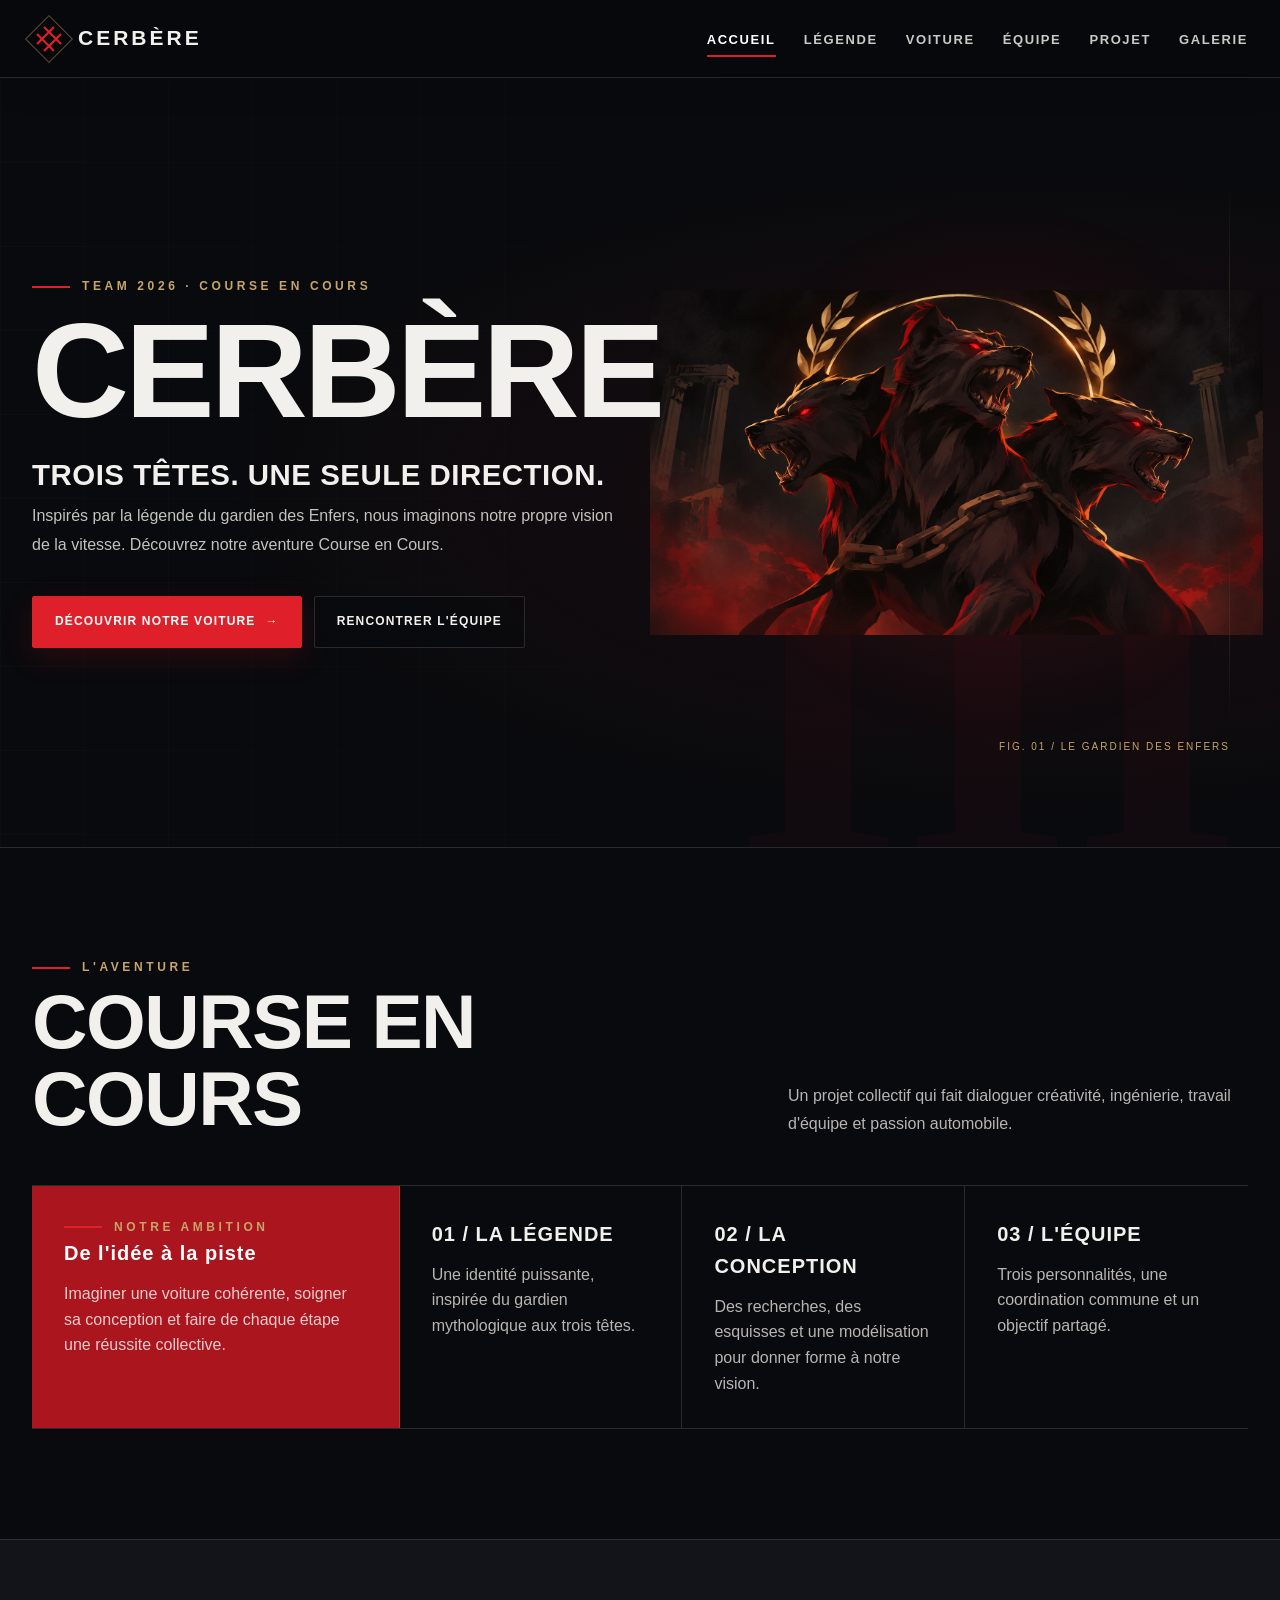
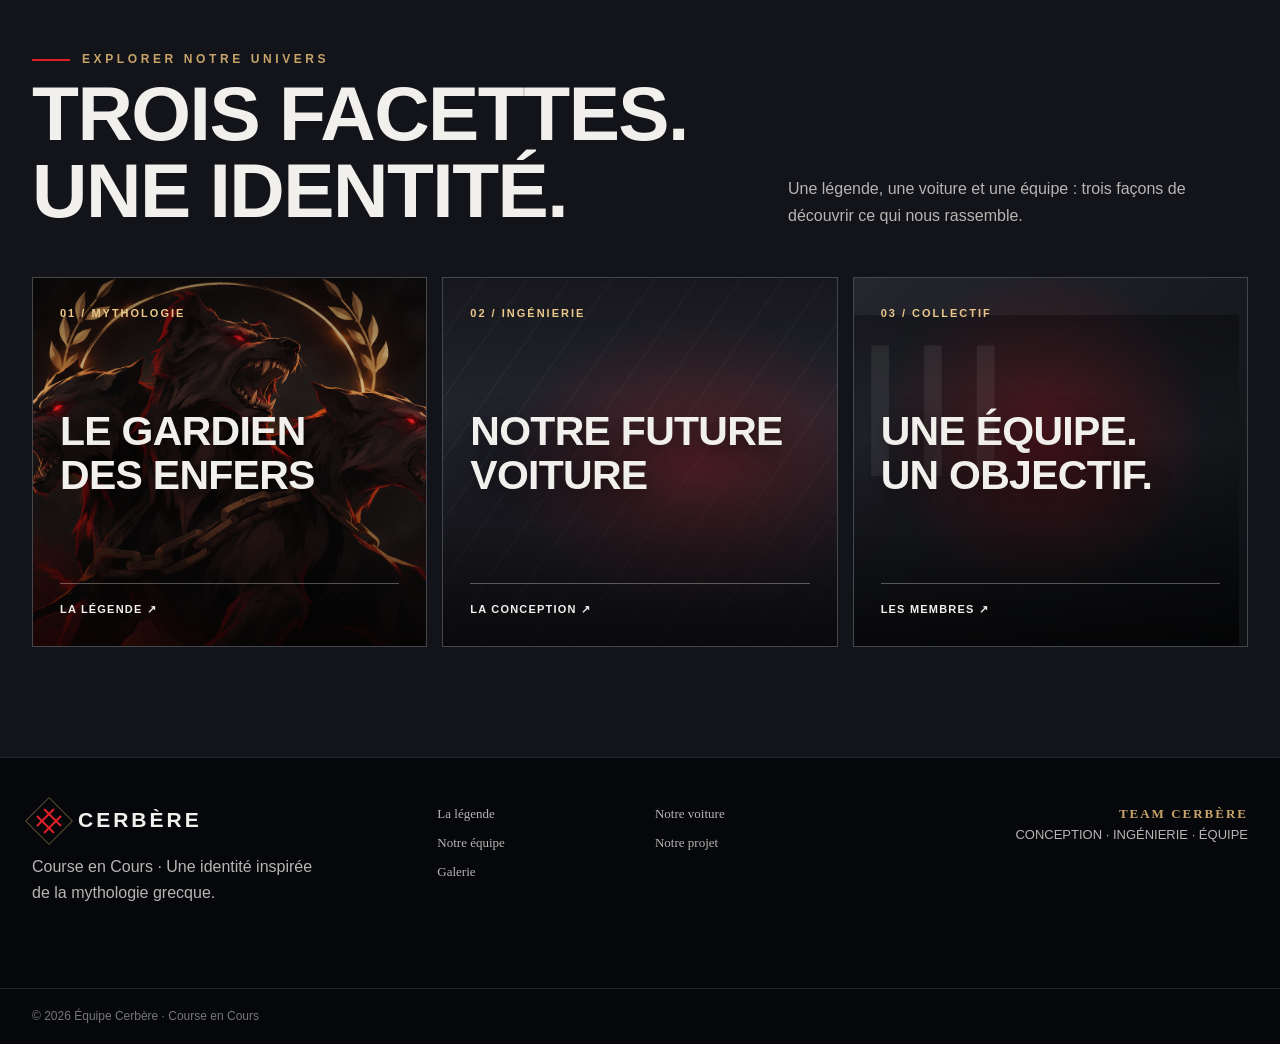
<file: index.html>
<!DOCTYPE html>

<html lang="fr">
<head>
<meta charset="utf-8"/><meta content="width=device-width,initial-scale=1" name="viewport"/>
<meta content="CERBÈRE — équipe Course en Cours inspirée du gardien mythologique des Enfers." name="description"/>
<title>Cerbère — Course en Cours</title><link href="css/style.css" rel="stylesheet"/>
</head>
<body data-page="index"><div aria-hidden="true" class="reading-progress"></div>
<a class="skip-link" href="#contenu">Aller au contenu</a>
<header class="site-header"><div class="nav-shell">
<a aria-label="Accueil Cerbère" class="brand" href="index.html"><span aria-hidden="true" class="brand-mark"></span><span class="brand-text">CERBÈRE</span></a>
<button aria-expanded="false" aria-label="Ouvrir le menu" class="menu-toggle" type="button"><span></span></button>
<nav aria-label="Navigation principale" class="nav-links">
<a aria-current="page" class="active" href="index.html">ACCUEIL</a><a href="legende.html">LÉGENDE</a><a href="voiture.html">VOITURE</a><a href="equipe.html">ÉQUIPE</a><a href="projet.html">PROJET</a><a href="galerie.html">GALERIE</a>
</nav>
</div></header>
<main class="page-main" id="contenu">
<section class="hero">
<div class="hero-grid">
<div class="hero-copy">
<div class="eyebrow">Team 2026 · Course en Cours</div>
<h1><span>CERBÈRE</span></h1>
<p class="hero-tagline">TROIS TÊTES. UNE SEULE DIRECTION.</p>
<p class="hero-lead">Inspirés par la légende du gardien des Enfers, nous imaginons notre propre vision de la vitesse. Découvrez notre aventure Course en Cours.</p>
<div class="hero-actions"><a class="btn btn-primary" href="voiture.html">DÉCOUVRIR NOTRE VOITURE <span aria-hidden="true">→</span></a><a class="btn btn-secondary" href="equipe.html">RENCONTRER L'ÉQUIPE</a></div>
</div>
<div class="cerbere-stage">
<img alt="Cerbère, chien mythologique gardien des Enfers, représenté avec trois têtes" class="cerbere-image" src="images/cerbere.png"/>
<div aria-hidden="true" class="hero-image-caption">FIG. 01 / LE GARDIEN DES ENFERS</div></div>
</div>
</section>
<section class="section section-dark"><div class="container">
<div class="section-heading reveal"><div><div class="eyebrow">L'aventure</div><h2>COURSE EN COURS</h2></div><p>Un projet collectif qui fait dialoguer créativité, ingénierie, travail d'équipe et passion automobile.</p></div>
<div class="overview-strip reveal">
<article class="overview-block overview-intro"><div class="eyebrow">Notre ambition</div><h3>De l'idée à la piste</h3><p>Imaginer une voiture cohérente, soigner sa conception et faire de chaque étape une réussite collective.</p></article>
<article class="overview-block"><h3>01 / LA LÉGENDE</h3><p>Une identité puissante, inspirée du gardien mythologique aux trois têtes.</p></article>
<article class="overview-block"><h3>02 / LA CONCEPTION</h3><p>Des recherches, des esquisses et une modélisation pour donner forme à notre vision.</p></article>
<article class="overview-block"><h3>03 / L'ÉQUIPE</h3><p>Trois personnalités, une coordination commune et un objectif partagé.</p></article>
</div>
</div></section>
<section class="section editorial-section"><div class="container"><div class="section-heading reveal"><div><div class="eyebrow">Explorer notre univers</div><h2>TROIS FACETTES.<br/>UNE IDENTITÉ.</h2></div><p>Une légende, une voiture et une équipe : trois façons de découvrir ce qui nous rassemble.</p></div><div class="chapter-grid">
<a class="chapter-card chapter-myth reveal" href="legende.html"><span>01 / MYTHOLOGIE</span><strong>LE GARDIEN<br/>DES ENFERS</strong><small>LA LÉGENDE ↗</small></a>
<a class="chapter-card chapter-car reveal" href="voiture.html"><span>02 / INGÉNIERIE</span><strong>NOTRE FUTURE<br/>VOITURE</strong><small>LA CONCEPTION ↗</small></a>
<a class="chapter-card chapter-team reveal" href="equipe.html"><span>03 / COLLECTIF</span><strong>UNE ÉQUIPE.<br/>UN OBJECTIF.</strong><small>LES MEMBRES ↗</small></a>
</div></div></section></main>
<footer class="site-footer"><div class="footer-main">
<div class="footer-brand"><a class="brand" href="index.html"><span aria-hidden="true" class="brand-mark"></span><span class="brand-text">CERBÈRE</span></a><p>Course en Cours · Une identité inspirée de la mythologie grecque.</p></div>
<nav aria-label="Navigation pied de page" class="footer-nav"><a href="legende.html">La légende</a><a href="voiture.html">Notre voiture</a><a href="equipe.html">Notre équipe</a><a href="projet.html">Notre projet</a><a href="galerie.html">Galerie</a></nav>
<div class="footer-meta"><strong>TEAM CERBÈRE</strong><span>CONCEPTION · INGÉNIERIE · ÉQUIPE</span></div>
</div><div class="footer-bottom">© 2026 Équipe Cerbère · Course en Cours</div></footer>
<script src="js/script.js"></script>
</body></html>
</file>
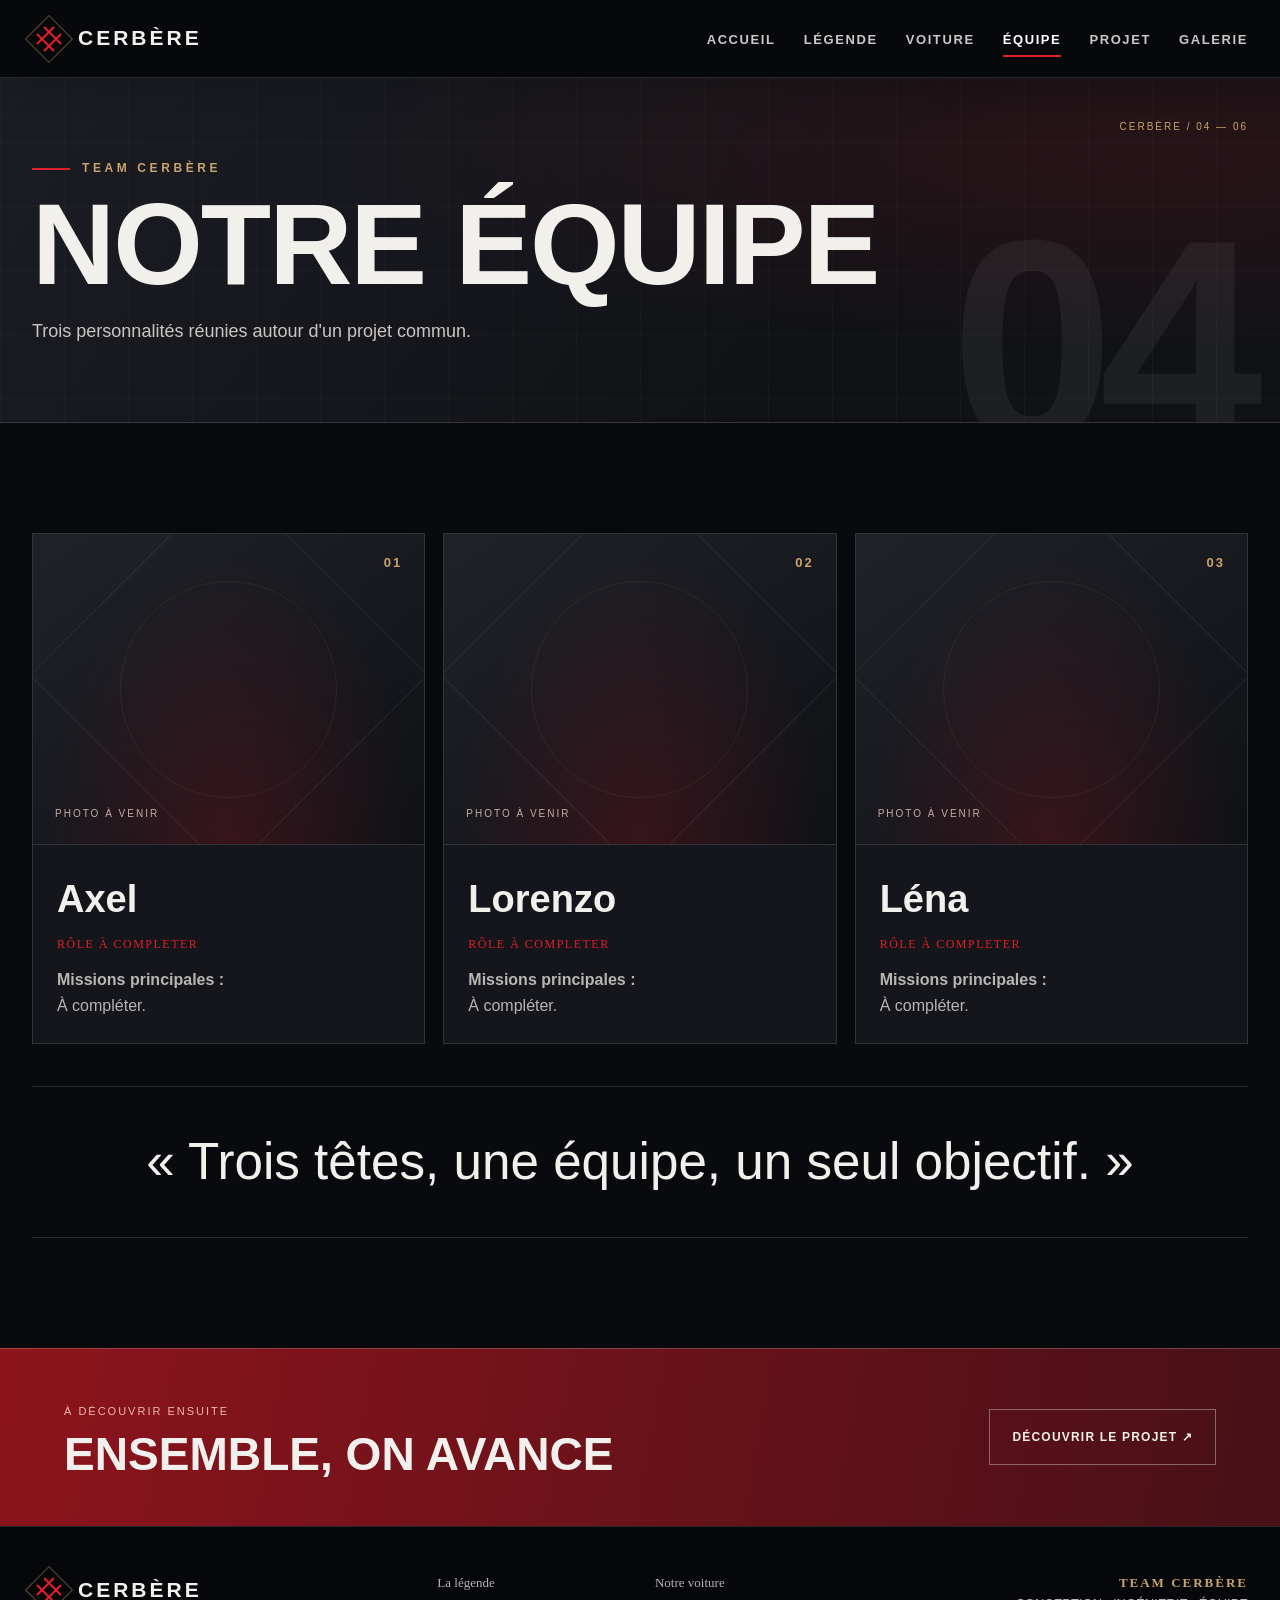
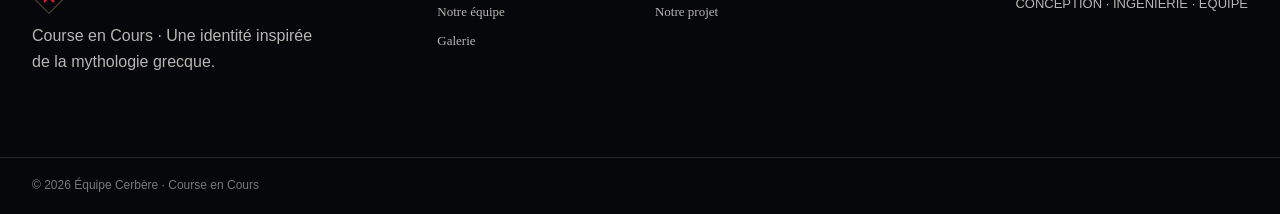
<file: equipe.html>
<!DOCTYPE html>

<html lang="fr"><head><meta charset="utf-8"/><meta content="width=device-width,initial-scale=1" name="viewport"/><meta content="Découvrez les membres de l'équipe Course en Cours Cerbère." name="description"/><title>Notre équipe — Cerbère</title><link href="css/style.css" rel="stylesheet"/></head>
<body data-page="equipe"><div aria-hidden="true" class="reading-progress"></div><a class="skip-link" href="#contenu">Aller au contenu</a><header class="site-header"><div class="nav-shell"><a aria-label="Accueil Cerbère" class="brand" href="index.html"><span aria-hidden="true" class="brand-mark"></span><span class="brand-text">CERBÈRE</span></a><button aria-expanded="false" aria-label="Ouvrir le menu" class="menu-toggle" type="button"><span></span></button><nav aria-label="Navigation principale" class="nav-links"><a href="index.html">ACCUEIL</a><a href="legende.html">LÉGENDE</a><a href="voiture.html">VOITURE</a><a aria-current="page" class="active" href="equipe.html">ÉQUIPE</a><a href="projet.html">PROJET</a><a href="galerie.html">GALERIE</a></nav></div></header>
<main class="page-main" id="contenu"><section class="page-hero" data-index="04"><div class="container"><span class="page-kicker">CERBÈRE / 04 — 06</span><div class="eyebrow">Team Cerbère</div><h1>NOTRE ÉQUIPE</h1><p class="lead">Trois personnalités réunies autour d'un projet commun.</p></div></section>
<section class="section section-dark"><div class="container"><div class="team-grid"><article class="member-card reveal" data-member="01"><div aria-label="Emplacement photo pour Axel" class="member-portrait" role="img"><span aria-hidden="true" class="member-letter">A</span><span class="member-photo-note">PHOTO À VENIR</span></div><div class="member-info"><h3>Axel</h3><span class="member-role">RÔLE À COMPLETER</span><p><strong>Missions principales :</strong><br/>À compléter.</p></div></article><article class="member-card reveal" data-member="02"><div aria-label="Emplacement photo pour Lorenzo" class="member-portrait" role="img"><span aria-hidden="true" class="member-letter">L</span><span class="member-photo-note">PHOTO À VENIR</span></div><div class="member-info"><h3>Lorenzo</h3><span class="member-role">RÔLE À COMPLETER</span><p><strong>Missions principales :</strong><br/>À compléter.</p></div></article><article class="member-card reveal" data-member="03"><div aria-label="Emplacement photo pour Léna" class="member-portrait" role="img"><span aria-hidden="true" class="member-letter">L</span><span class="member-photo-note">PHOTO À VENIR</span></div><div class="member-info"><h3>Léna</h3><span class="member-role">RÔLE À COMPLETER</span><p><strong>Missions principales :</strong><br/>À compléter.</p></div></article></div><div class="team-mantra reveal">« Trois têtes, une équipe, un seul objectif. »</div></div></section><section class="next-stop"><div class="container next-stop-inner"><div><span>À DÉCOUVRIR ENSUITE</span><h2>ENSEMBLE, ON AVANCE</h2></div><a href="projet.html">DÉCOUVRIR LE PROJET ↗</a></div></section></main>
<footer class="site-footer"><div class="footer-main"><div class="footer-brand"><a class="brand" href="index.html"><span aria-hidden="true" class="brand-mark"></span><span class="brand-text">CERBÈRE</span></a><p>Course en Cours · Une identité inspirée de la mythologie grecque.</p></div><nav aria-label="Navigation pied de page" class="footer-nav"><a href="legende.html">La légende</a><a href="voiture.html">Notre voiture</a><a href="equipe.html">Notre équipe</a><a href="projet.html">Notre projet</a><a href="galerie.html">Galerie</a></nav><div class="footer-meta"><strong>TEAM CERBÈRE</strong><span>CONCEPTION · INGÉNIERIE · ÉQUIPE</span></div></div><div class="footer-bottom">© 2026 Équipe Cerbère · Course en Cours</div></footer><script src="js/script.js"></script></body></html>
</file>
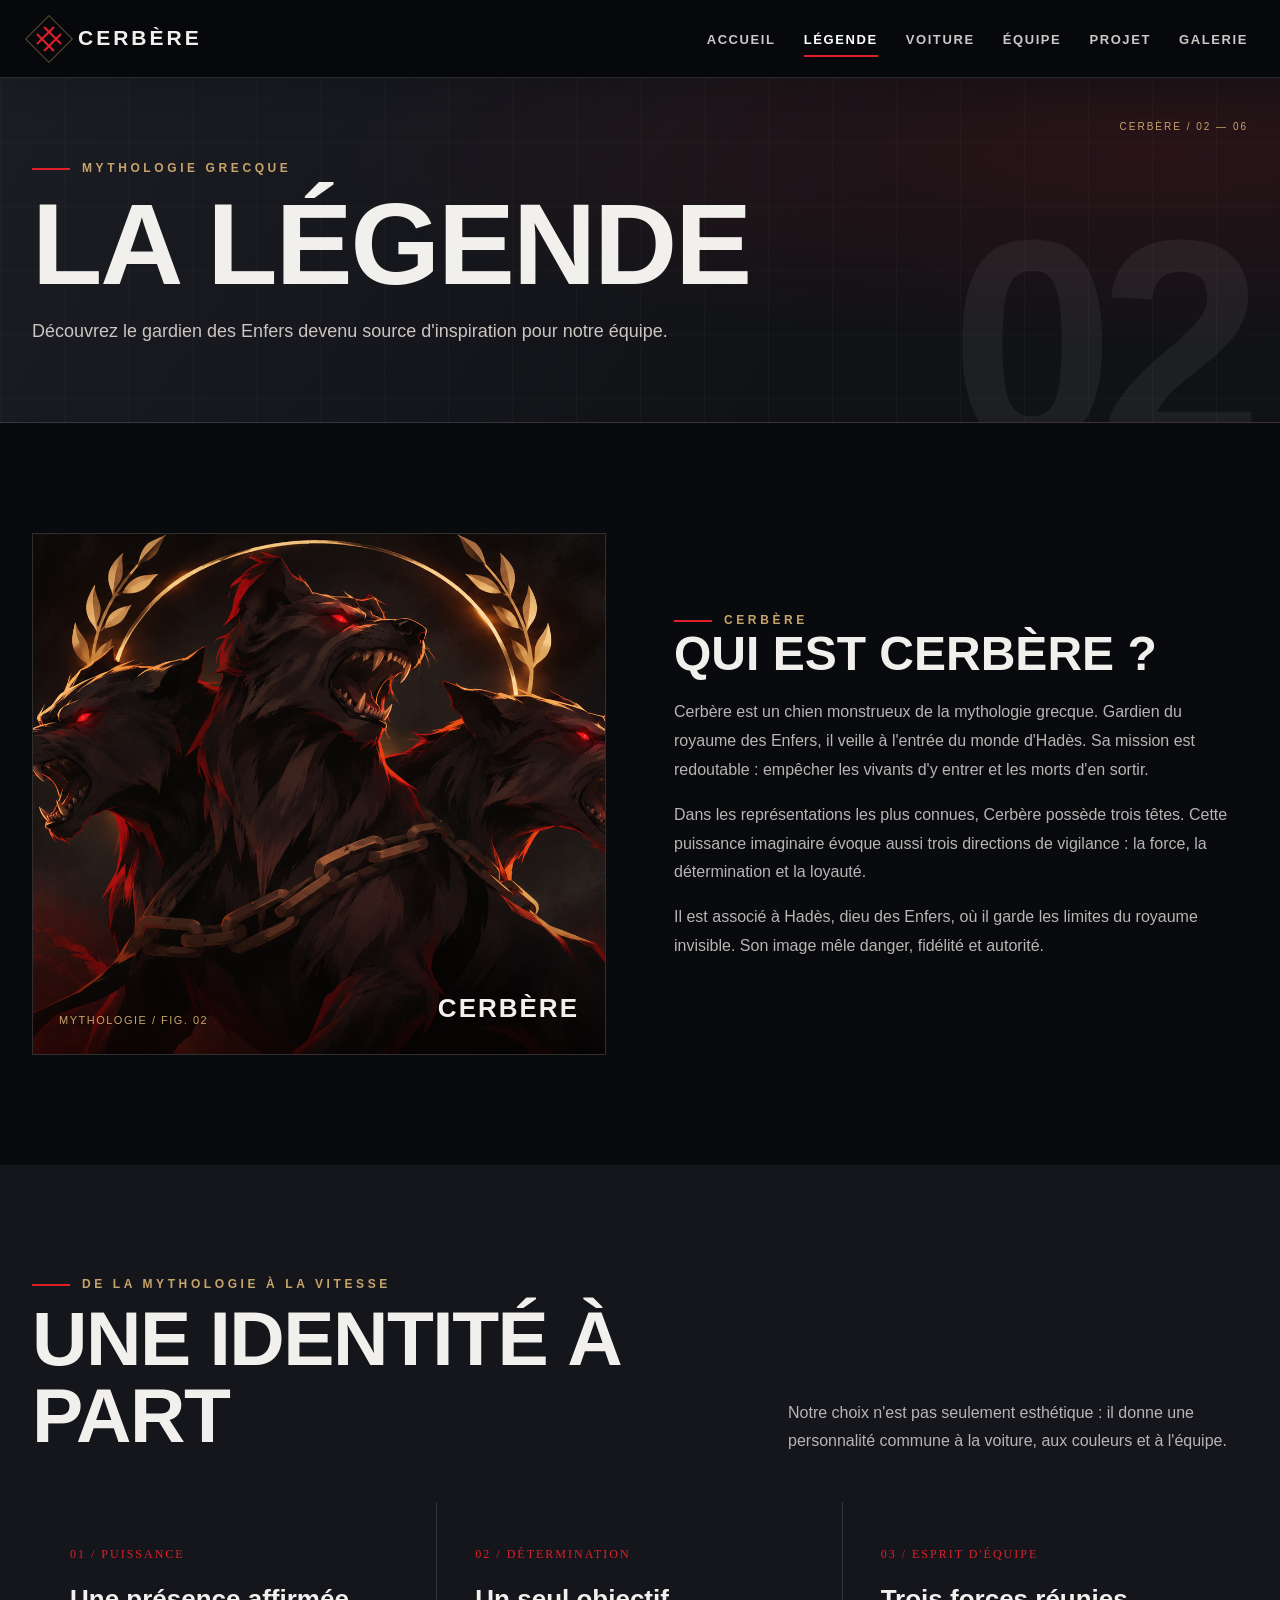
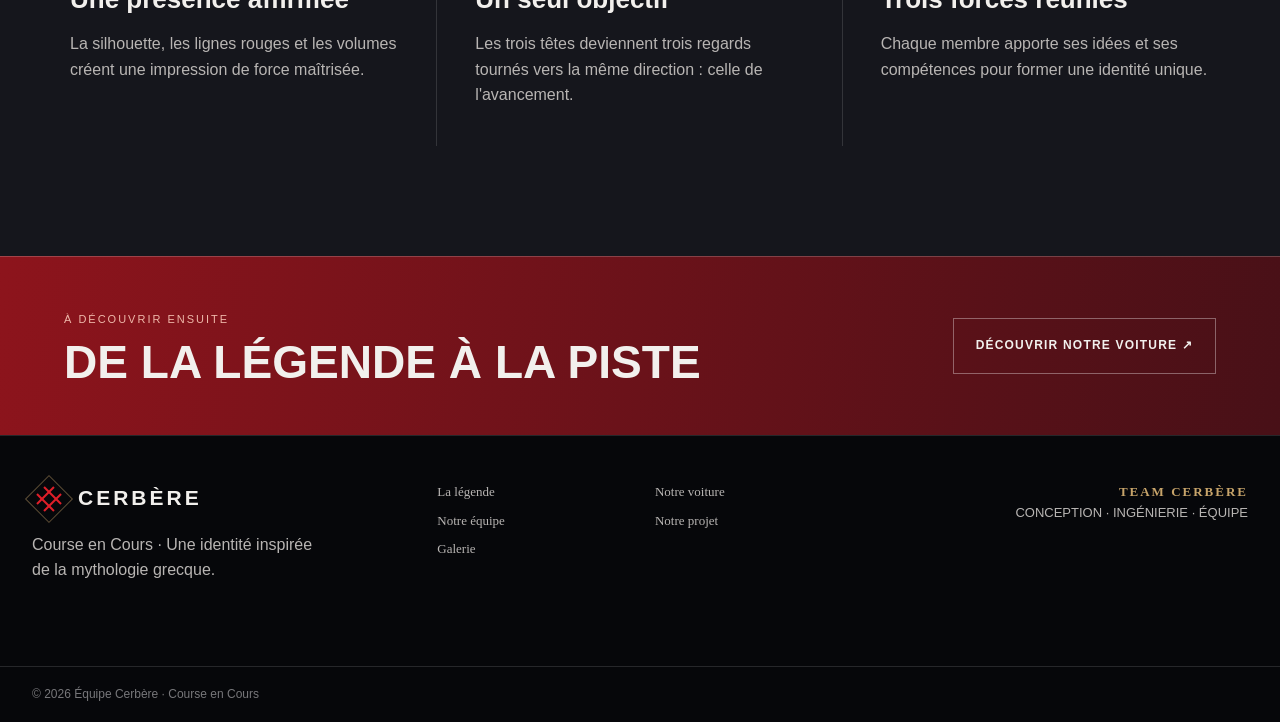
<file: legende.html>
<!DOCTYPE html>

<html lang="fr">
<head><meta charset="utf-8"/><meta content="width=device-width,initial-scale=1" name="viewport"/><meta content="La légende de Cerbère et son influence sur notre projet Course en Cours." name="description"/><title>La légende — Cerbère</title><link href="css/style.css" rel="stylesheet"/></head>
<body data-page="legende"><div aria-hidden="true" class="reading-progress"></div><a class="skip-link" href="#contenu">Aller au contenu</a>
<header class="site-header"><div class="nav-shell"><a aria-label="Accueil Cerbère" class="brand" href="index.html"><span aria-hidden="true" class="brand-mark"></span><span class="brand-text">CERBÈRE</span></a><button aria-expanded="false" aria-label="Ouvrir le menu" class="menu-toggle" type="button"><span></span></button><nav aria-label="Navigation principale" class="nav-links"><a href="index.html">ACCUEIL</a><a aria-current="page" class="active" href="legende.html">LÉGENDE</a><a href="voiture.html">VOITURE</a><a href="equipe.html">ÉQUIPE</a><a href="projet.html">PROJET</a><a href="galerie.html">GALERIE</a></nav></div></header>
<main class="page-main" id="contenu"><section class="page-hero" data-index="02"><div class="container"><span class="page-kicker">CERBÈRE / 02 — 06</span><div class="eyebrow">Mythologie grecque</div><h1>LA LÉGENDE</h1><p class="lead">Découvrez le gardien des Enfers devenu source d'inspiration pour notre équipe.</p></div></section>
<section class="section section-dark"><div class="container story-grid"><div class="story-visual reveal"><img alt="Cerbère à trois têtes dans la mythologie grecque" class="story-illustration" loading="lazy" src="images/cerbere.png"/><div class="visual-plate"><span>MYTHOLOGIE / FIG. 02</span><strong>CERBÈRE</strong></div></div><div class="story-copy reveal"><div class="eyebrow">Cerbère</div><h2>QUI EST CERBÈRE ?</h2><p>Cerbère est un chien monstrueux de la mythologie grecque. Gardien du royaume des Enfers, il veille à l'entrée du monde d'Hadès. Sa mission est redoutable : empêcher les vivants d'y entrer et les morts d'en sortir.</p><p>Dans les représentations les plus connues, Cerbère possède trois têtes. Cette puissance imaginaire évoque aussi trois directions de vigilance : la force, la détermination et la loyauté.</p><p>Il est associé à Hadès, dieu des Enfers, où il garde les limites du royaume invisible. Son image mêle danger, fidélité et autorité.</p></div></div></section>
<section class="section section-panel"><div class="container"><div class="section-heading reveal"><div><div class="eyebrow">De la mythologie à la vitesse</div><h2>UNE IDENTITÉ À PART</h2></div><p>Notre choix n'est pas seulement esthétique : il donne une personnalité commune à la voiture, aux couleurs et à l'équipe.</p></div><div class="concept-grid reveal"><article class="concept"><span class="concept-index">01 / PUISSANCE</span><h3>Une présence affirmée</h3><p>La silhouette, les lignes rouges et les volumes créent une impression de force maîtrisée.</p></article><article class="concept"><span class="concept-index">02 / DÉTERMINATION</span><h3>Un seul objectif</h3><p>Les trois têtes deviennent trois regards tournés vers la même direction : celle de l'avancement.</p></article><article class="concept"><span class="concept-index">03 / ESPRIT D'ÉQUIPE</span><h3>Trois forces réunies</h3><p>Chaque membre apporte ses idées et ses compétences pour former une identité unique.</p></article></div></div></section><section class="next-stop"><div class="container next-stop-inner"><div><span>À DÉCOUVRIR ENSUITE</span><h2>DE LA LÉGENDE À LA PISTE</h2></div><a href="voiture.html">DÉCOUVRIR NOTRE VOITURE ↗</a></div></section></main>
<footer class="site-footer"><div class="footer-main"><div class="footer-brand"><a class="brand" href="index.html"><span aria-hidden="true" class="brand-mark"></span><span class="brand-text">CERBÈRE</span></a><p>Course en Cours · Une identité inspirée de la mythologie grecque.</p></div><nav aria-label="Navigation pied de page" class="footer-nav"><a href="legende.html">La légende</a><a href="voiture.html">Notre voiture</a><a href="equipe.html">Notre équipe</a><a href="projet.html">Notre projet</a><a href="galerie.html">Galerie</a></nav><div class="footer-meta"><strong>TEAM CERBÈRE</strong><span>CONCEPTION · INGÉNIERIE · ÉQUIPE</span></div></div><div class="footer-bottom">© 2026 Équipe Cerbère · Course en Cours</div></footer><script src="js/script.js"></script></body></html>
</file>
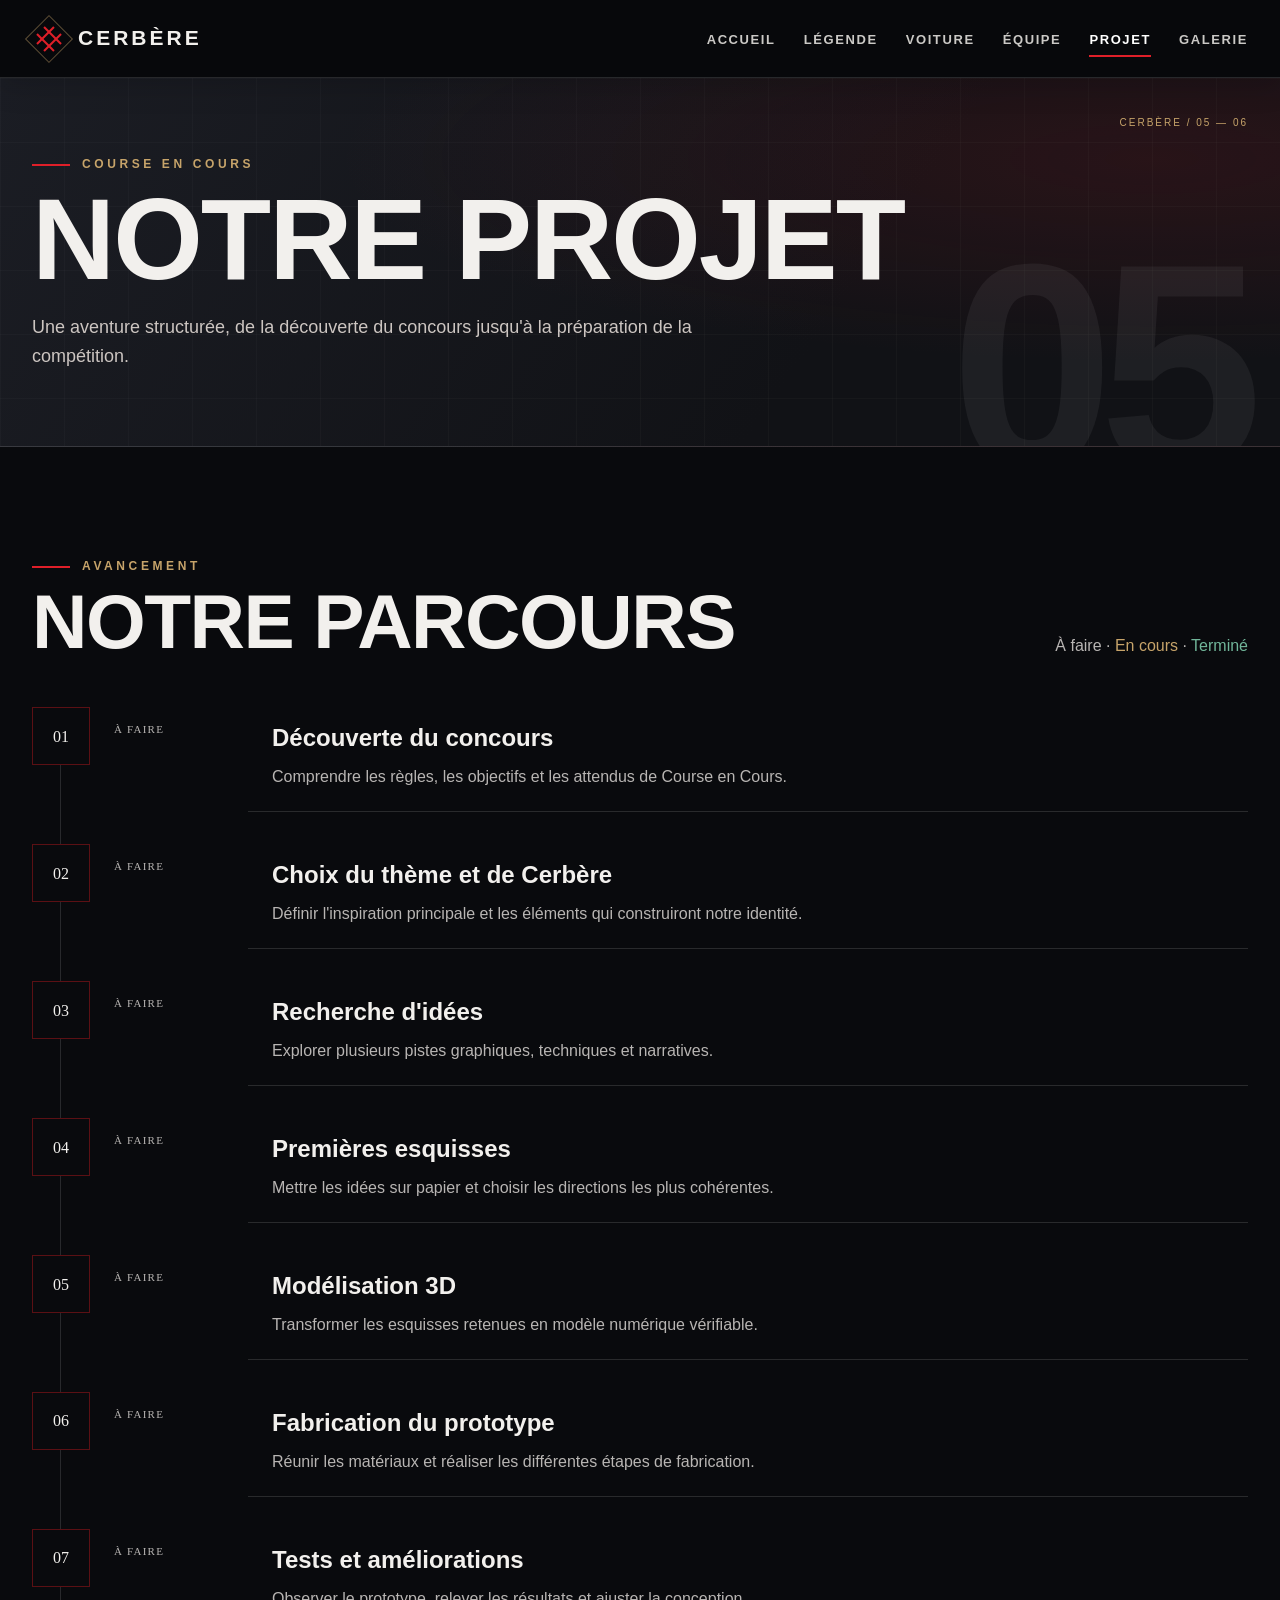
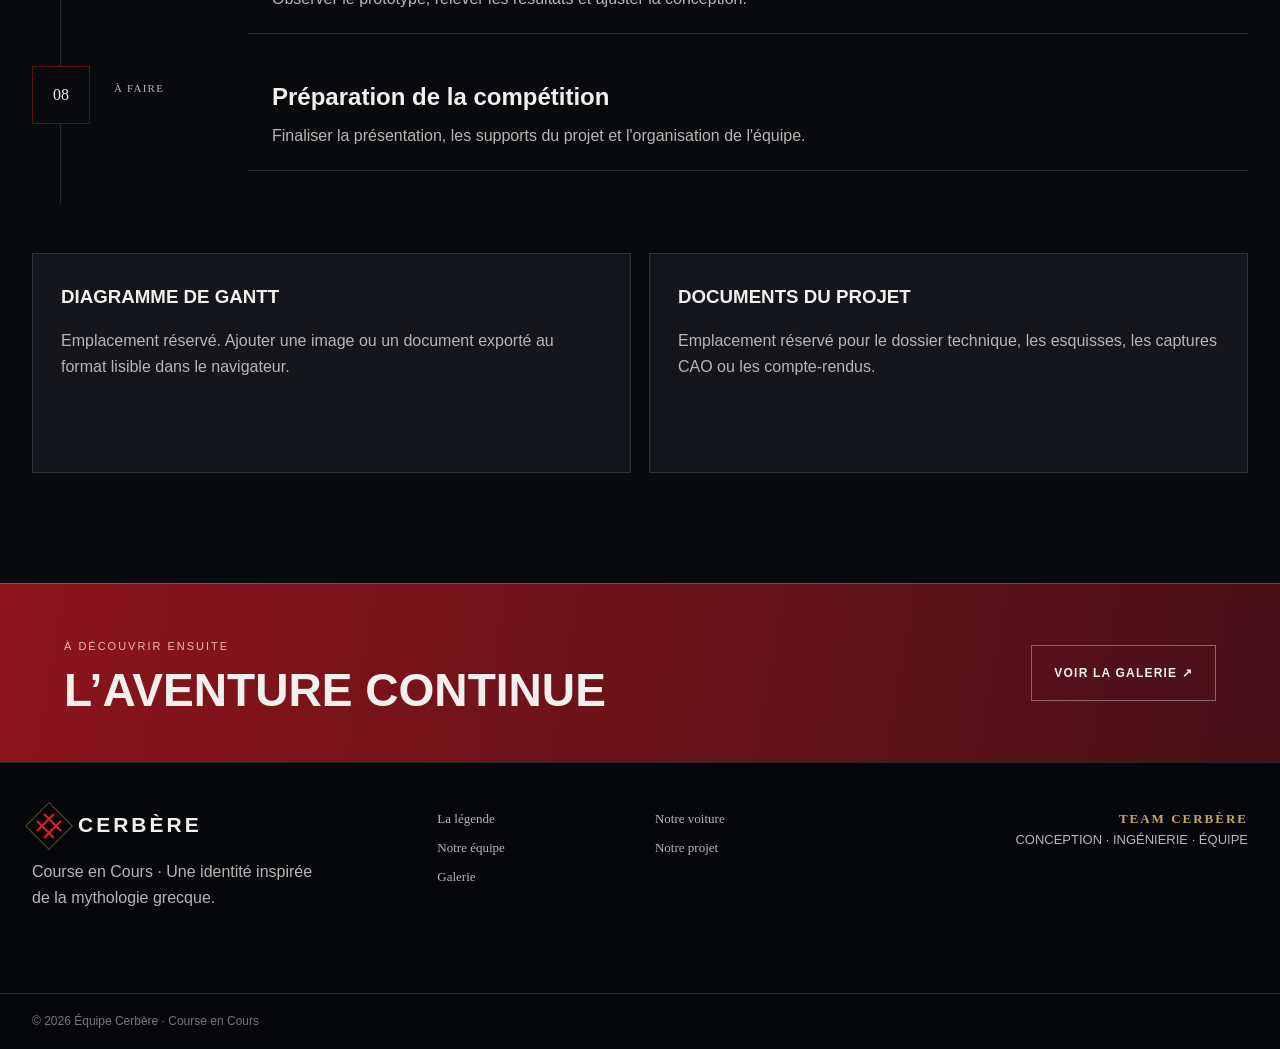
<file: projet.html>
<!DOCTYPE html>

<html lang="fr"><head><meta charset="utf-8"/><meta content="width=device-width,initial-scale=1" name="viewport"/><meta content="Suivi du projet Course en Cours de l'équipe Cerbère." name="description"/><title>Notre projet — Cerbère</title><link href="css/style.css" rel="stylesheet"/></head>
<body data-page="projet"><div aria-hidden="true" class="reading-progress"></div><a class="skip-link" href="#contenu">Aller au contenu</a><header class="site-header"><div class="nav-shell"><a aria-label="Accueil Cerbère" class="brand" href="index.html"><span aria-hidden="true" class="brand-mark"></span><span class="brand-text">CERBÈRE</span></a><button aria-expanded="false" aria-label="Ouvrir le menu" class="menu-toggle" type="button"><span></span></button><nav aria-label="Navigation principale" class="nav-links"><a href="index.html">ACCUEIL</a><a href="legende.html">LÉGENDE</a><a href="voiture.html">VOITURE</a><a href="equipe.html">ÉQUIPE</a><a aria-current="page" class="active" href="projet.html">PROJET</a><a href="galerie.html">GALERIE</a></nav></div></header>
<main class="page-main" id="contenu"><section class="page-hero" data-index="05"><div class="container"><span class="page-kicker">CERBÈRE / 05 — 06</span><div class="eyebrow">Course en Cours</div><h1>NOTRE PROJET</h1><p class="lead">Une aventure structurée, de la découverte du concours jusqu'à la préparation de la compétition.</p></div></section>
<section class="section section-dark"><div class="container"><div class="section-heading reveal"><div><div class="eyebrow">Avancement</div><h2>NOTRE PARCOURS</h2></div><p><span class="status-todo">À faire</span> · <span class="status-progress">En cours</span> · <span class="status-done">Terminé</span></p></div><div class="timeline">
<article class="timeline-item reveal"><div class="timeline-marker">01</div><div class="timeline-status status-todo">À FAIRE</div><div class="timeline-content"><h3>Découverte du concours</h3><p>Comprendre les règles, les objectifs et les attendus de Course en Cours.</p></div></article>
<article class="timeline-item reveal"><div class="timeline-marker">02</div><div class="timeline-status status-todo">À FAIRE</div><div class="timeline-content"><h3>Choix du thème et de Cerbère</h3><p>Définir l'inspiration principale et les éléments qui construiront notre identité.</p></div></article>
<article class="timeline-item reveal"><div class="timeline-marker">03</div><div class="timeline-status status-todo">À FAIRE</div><div class="timeline-content"><h3>Recherche d'idées</h3><p>Explorer plusieurs pistes graphiques, techniques et narratives.</p></div></article>
<article class="timeline-item reveal"><div class="timeline-marker">04</div><div class="timeline-status status-todo">À FAIRE</div><div class="timeline-content"><h3>Premières esquisses</h3><p>Mettre les idées sur papier et choisir les directions les plus cohérentes.</p></div></article>
<article class="timeline-item reveal"><div class="timeline-marker">05</div><div class="timeline-status status-todo">À FAIRE</div><div class="timeline-content"><h3>Modélisation 3D</h3><p>Transformer les esquisses retenues en modèle numérique vérifiable.</p></div></article>
<article class="timeline-item reveal"><div class="timeline-marker">06</div><div class="timeline-status status-todo">À FAIRE</div><div class="timeline-content"><h3>Fabrication du prototype</h3><p>Réunir les matériaux et réaliser les différentes étapes de fabrication.</p></div></article>
<article class="timeline-item reveal"><div class="timeline-marker">07</div><div class="timeline-status status-todo">À FAIRE</div><div class="timeline-content"><h3>Tests et améliorations</h3><p>Observer le prototype, relever les résultats et ajuster la conception.</p></div></article>
<article class="timeline-item reveal"><div class="timeline-marker">08</div><div class="timeline-status status-todo">À FAIRE</div><div class="timeline-content"><h3>Préparation de la compétition</h3><p>Finaliser la présentation, les supports du projet et l'organisation de l'équipe.</p></div></article>
</div><div class="project-docs"><article class="doc-box reveal"><h3>DIAGRAMME DE GANTT</h3><p>Emplacement réservé. Ajouter une image ou un document exporté au format lisible dans le navigateur.</p></article><article class="doc-box reveal"><h3>DOCUMENTS DU PROJET</h3><p>Emplacement réservé pour le dossier technique, les esquisses, les captures CAO ou les compte-rendus.</p></article></div></div></section><section class="next-stop"><div class="container next-stop-inner"><div><span>À DÉCOUVRIR ENSUITE</span><h2>L’AVENTURE CONTINUE</h2></div><a href="galerie.html">VOIR LA GALERIE ↗</a></div></section></main>
<footer class="site-footer"><div class="footer-main"><div class="footer-brand"><a class="brand" href="index.html"><span aria-hidden="true" class="brand-mark"></span><span class="brand-text">CERBÈRE</span></a><p>Course en Cours · Une identité inspirée de la mythologie grecque.</p></div><nav aria-label="Navigation pied de page" class="footer-nav"><a href="legende.html">La légende</a><a href="voiture.html">Notre voiture</a><a href="equipe.html">Notre équipe</a><a href="projet.html">Notre projet</a><a href="galerie.html">Galerie</a></nav><div class="footer-meta"><strong>TEAM CERBÈRE</strong><span>CONCEPTION · INGÉNIERIE · ÉQUIPE</span></div></div><div class="footer-bottom">© 2026 Équipe Cerbère · Course en Cours</div></footer><script src="js/script.js"></script></body></html>
</file>
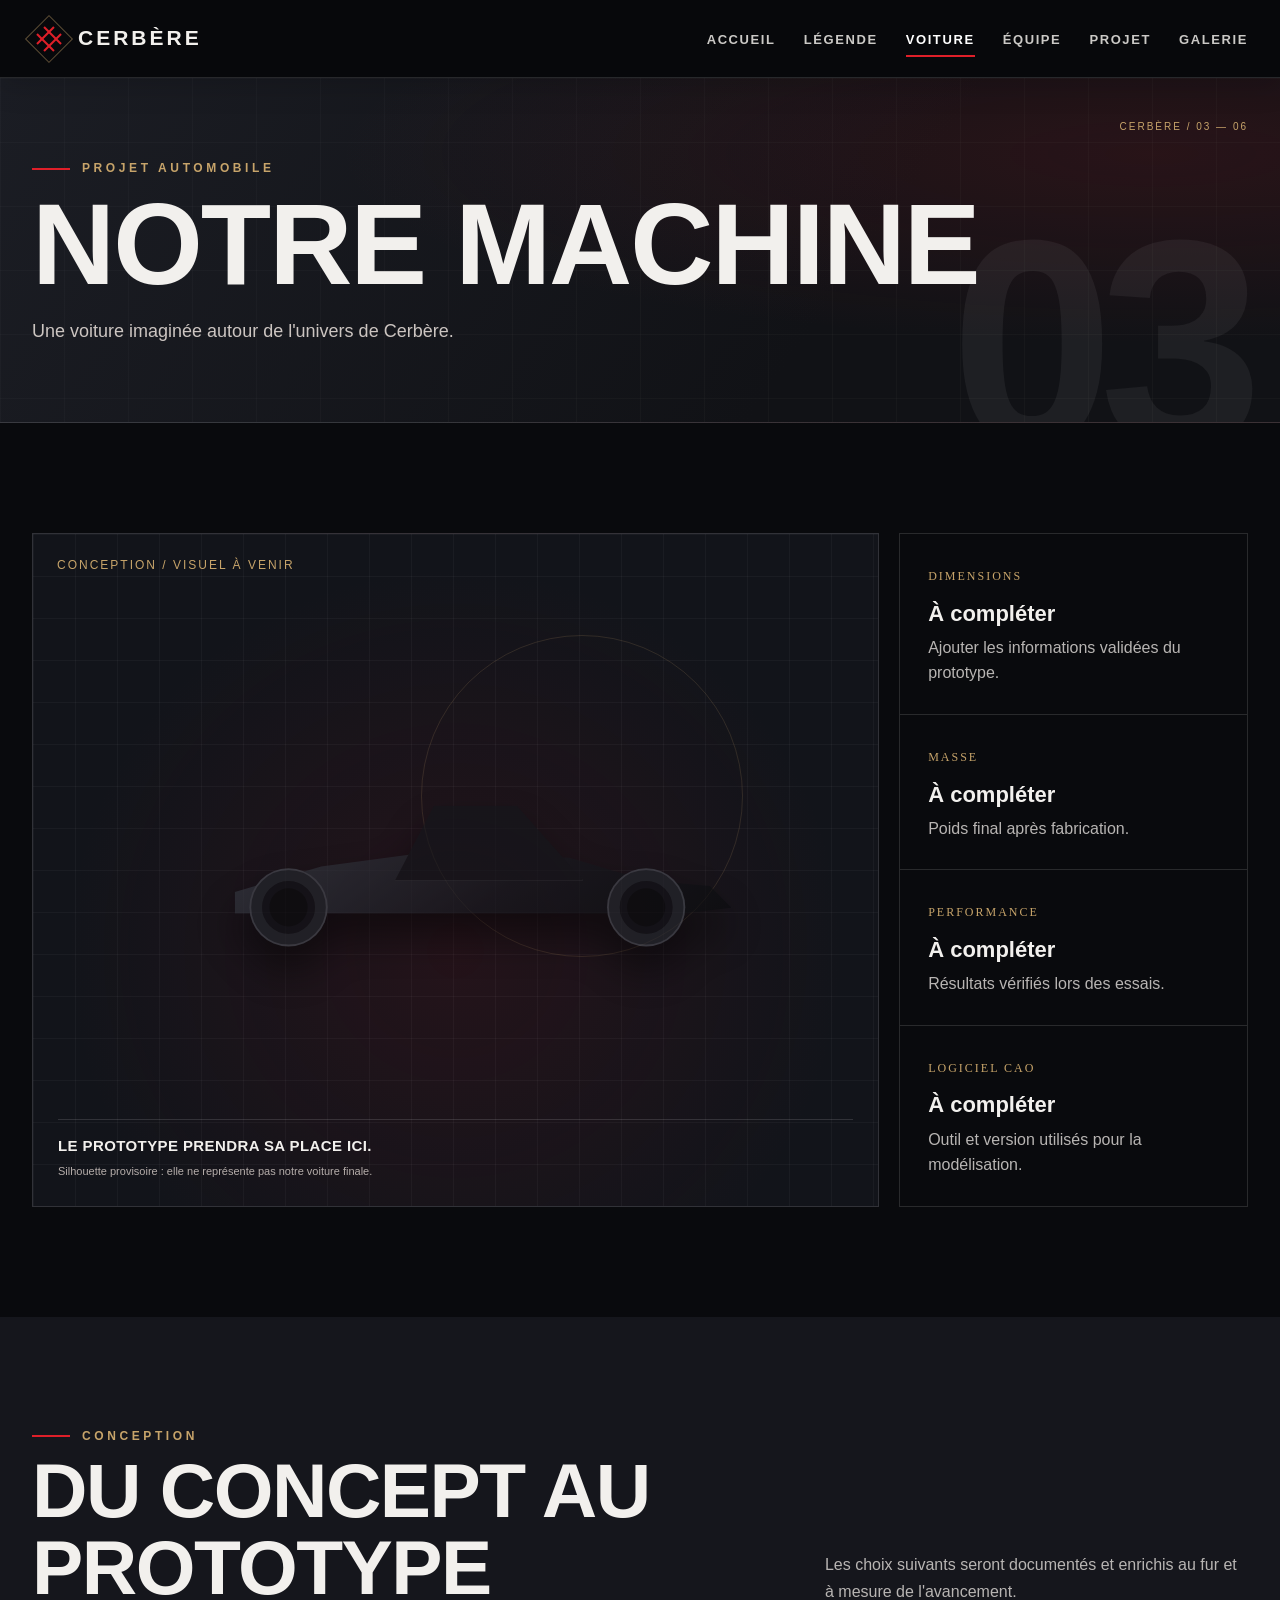
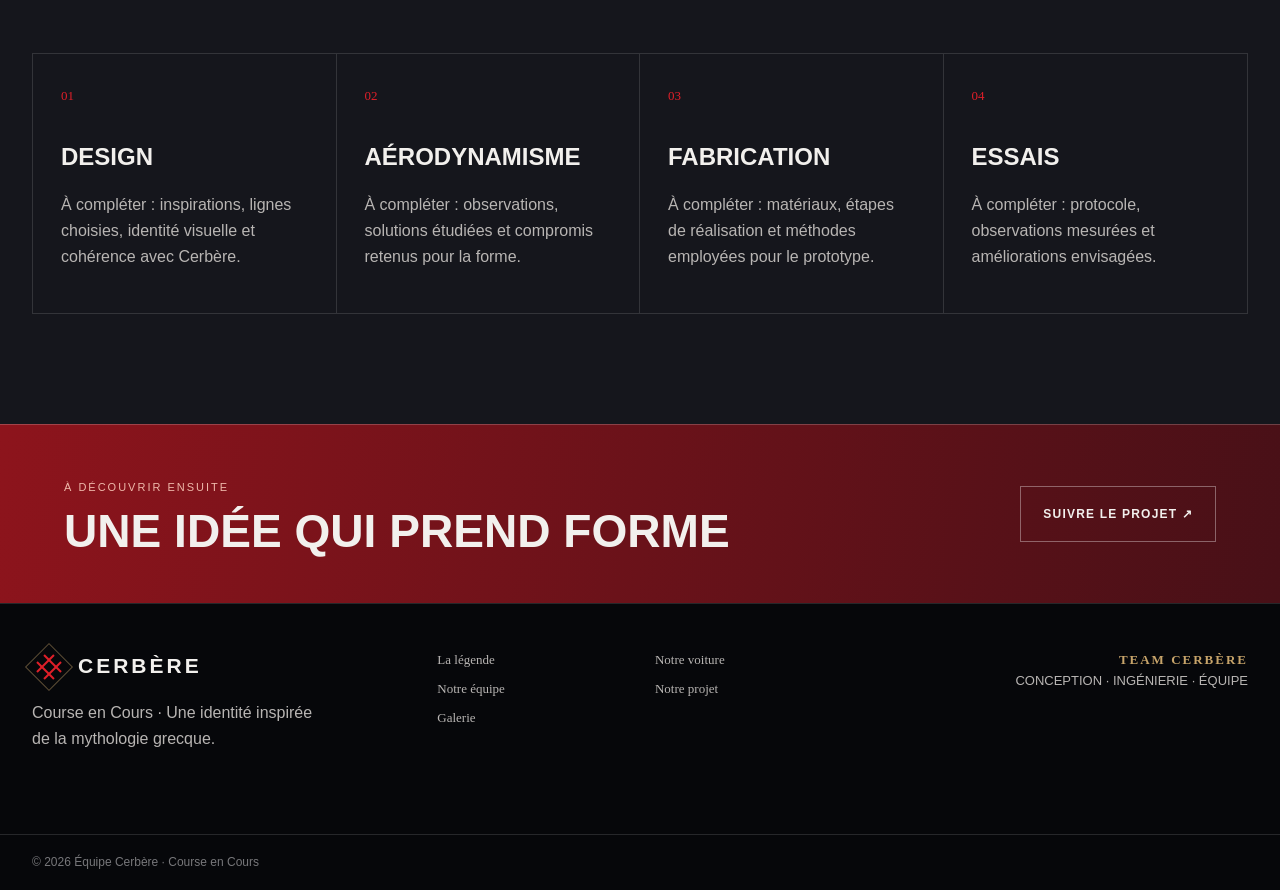
<file: voiture.html>
<!DOCTYPE html>

<html lang="fr"><head><meta charset="utf-8"/><meta content="width=device-width,initial-scale=1" name="viewport"/><meta content="Présentation de la voiture imaginée par l'équipe Cerbère." name="description"/><title>Notre voiture — Cerbère</title><link href="css/style.css" rel="stylesheet"/></head>
<body data-page="voiture"><div aria-hidden="true" class="reading-progress"></div><a class="skip-link" href="#contenu">Aller au contenu</a><header class="site-header"><div class="nav-shell"><a aria-label="Accueil Cerbère" class="brand" href="index.html"><span aria-hidden="true" class="brand-mark"></span><span class="brand-text">CERBÈRE</span></a><button aria-expanded="false" aria-label="Ouvrir le menu" class="menu-toggle" type="button"><span></span></button><nav aria-label="Navigation principale" class="nav-links"><a href="index.html">ACCUEIL</a><a href="legende.html">LÉGENDE</a><a aria-current="page" class="active" href="voiture.html">VOITURE</a><a href="equipe.html">ÉQUIPE</a><a href="projet.html">PROJET</a><a href="galerie.html">GALERIE</a></nav></div></header>
<main class="page-main" id="contenu"><section class="page-hero" data-index="03"><div class="container"><span class="page-kicker">CERBÈRE / 03 — 06</span><div class="eyebrow">Projet automobile</div><h1>NOTRE MACHINE</h1><p class="lead">Une voiture imaginée autour de l'univers de Cerbère.</p></div></section>
<section class="section section-dark"><div class="container"><div class="machine-layout"><div class="render-frame reveal"><span class="placeholder-label">CONCEPTION / VISUEL À VENIR</span><div aria-label="Silhouette graphique provisoire de la voiture Cerbère" class="car-silhouette" role="img"><span class="wheel wheel-left"></span><span class="wheel wheel-right"></span></div><div class="draft-caption"><strong>LE PROTOTYPE PRENDRA SA PLACE ICI.</strong><span>Silhouette provisoire : elle ne représente pas notre voiture finale.</span></div></div><div class="machine-spec reveal"><article class="spec-cell"><span>DIMENSIONS</span><h3>À compléter</h3><p>Ajouter les informations validées du prototype.</p></article><article class="spec-cell"><span>MASSE</span><h3>À compléter</h3><p>Poids final après fabrication.</p></article><article class="spec-cell"><span>PERFORMANCE</span><h3>À compléter</h3><p>Résultats vérifiés lors des essais.</p></article><article class="spec-cell"><span>LOGICIEL CAO</span><h3>À compléter</h3><p>Outil et version utilisés pour la modélisation.</p></article></div></div></div></section>
<section class="section section-panel"><div class="container"><div class="section-heading reveal"><div><div class="eyebrow">Conception</div><h2>DU CONCEPT AU PROTOTYPE</h2></div><p>Les choix suivants seront documentés et enrichis au fur et à mesure de l'avancement.</p></div><div class="build-grid reveal"><article class="build-item"><span class="number">01</span><h3>DESIGN</h3><p>À compléter : inspirations, lignes choisies, identité visuelle et cohérence avec Cerbère.</p></article><article class="build-item"><span class="number">02</span><h3>AÉRODYNAMISME</h3><p>À compléter : observations, solutions étudiées et compromis retenus pour la forme.</p></article><article class="build-item"><span class="number">03</span><h3>FABRICATION</h3><p>À compléter : matériaux, étapes de réalisation et méthodes employées pour le prototype.</p></article><article class="build-item"><span class="number">04</span><h3>ESSAIS</h3><p>À compléter : protocole, observations mesurées et améliorations envisagées.</p></article></div></div></section><section class="next-stop"><div class="container next-stop-inner"><div><span>À DÉCOUVRIR ENSUITE</span><h2>UNE IDÉE QUI PREND FORME</h2></div><a href="projet.html">SUIVRE LE PROJET ↗</a></div></section></main>
<footer class="site-footer"><div class="footer-main"><div class="footer-brand"><a class="brand" href="index.html"><span aria-hidden="true" class="brand-mark"></span><span class="brand-text">CERBÈRE</span></a><p>Course en Cours · Une identité inspirée de la mythologie grecque.</p></div><nav aria-label="Navigation pied de page" class="footer-nav"><a href="legende.html">La légende</a><a href="voiture.html">Notre voiture</a><a href="equipe.html">Notre équipe</a><a href="projet.html">Notre projet</a><a href="galerie.html">Galerie</a></nav><div class="footer-meta"><strong>TEAM CERBÈRE</strong><span>CONCEPTION · INGÉNIERIE · ÉQUIPE</span></div></div><div class="footer-bottom">© 2026 Équipe Cerbère · Course en Cours</div></footer><script src="js/script.js"></script></body></html>
</file>
<file: css/style.css>
:root {
  --ink: #08090C;
  --panel: #15171D;
  --panel-2: #1c1f26;
  --red: #D71920;
  --red-dark: #790F17;
  --white: #F2F0ED;
  --muted: #AAA8A5;
  --gold: #C7A46A;
  --line: rgba(242,240,237,.12);
  --header: 78px;
}

* { box-sizing: border-box; }
html { scroll-behavior: smooth; }
body { margin: 0; background: var(--ink); color: var(--white); font-family: 'Trebuchet MS', 'Segoe UI', sans-serif; line-height: 1.6; }
body.menu-open { overflow: hidden; }
a { color: inherit; text-decoration: none; }
img { max-width: 100%; display: block; }
button, input { font: inherit; }
button { cursor: pointer; }
::selection { background: var(--red); color: white; }

.skip-link { position: fixed; left: 12px; top: -60px; z-index: 1000; background: white; color: black; padding: 10px 14px; }
.skip-link:focus { top: 12px; }

.site-header { position: fixed; inset: 0 0 auto; height: var(--header); z-index: 100; background: rgba(8,9,12,.92); border-bottom: 1px solid var(--line); backdrop-filter: blur(14px); }
.nav-shell { max-width: 1440px; height: 100%; margin: auto; padding: 0 32px; display: flex; align-items: center; justify-content: space-between; }
.brand { display: flex; align-items: center; gap: 12px; font-family: 'Oswald', sans-serif; font-weight: 700; font-size: 21px; letter-spacing: 3px; }
.brand-mark { width: 34px; height: 34px; position: relative; display: grid; place-items: center; border: 1px solid rgba(242,240,237,.25); transform: rotate(45deg); }
.brand-mark::before, .brand-mark::after { content: ''; position: absolute; width: 8px; height: 24px; border: 2px solid var(--red); border-top: 0; border-bottom: 0; }
.brand-mark::after { width: 24px; height: 8px; border: 2px solid var(--red); border-left: 0; border-right: 0; }
.brand-text { transform: translateY(-1px); }
.nav-links { display: flex; align-items: center; gap: 28px; }
.nav-links a { position: relative; padding: 27px 0 24px; color: #cbc9c6; font-family: 'Oswald', sans-serif; font-size: 13px; font-weight: 600; letter-spacing: 1.8px; }
.nav-links a::after { content: ''; position: absolute; left: 0; right: 100%; bottom: 17px; height: 2px; background: var(--red); transition: right .22s ease; }
.nav-links a:hover, .nav-links a:focus-visible, .nav-links a.active { color: white; }
.nav-links a:hover::after, .nav-links a:focus-visible::after, .nav-links a.active::after { right: 0; }
.menu-toggle { display: none; width: 44px; height: 44px; border: 0; background: transparent; color: white; align-items: center; justify-content: center; }
.menu-toggle span, .menu-toggle::before, .menu-toggle::after { content: ''; width: 22px; height: 2px; background: currentColor; position: absolute; transition: .25s ease; }
.menu-toggle::before { transform: translateY(-7px); }
.menu-toggle::after { transform: translateY(7px); }
.menu-toggle[aria-expanded='true'] span { opacity: 0; }
.menu-toggle[aria-expanded='true']::before { transform: rotate(45deg); }
.menu-toggle[aria-expanded='true']::after { transform: rotate(-45deg); }

main { min-height: 70vh; }
.page-main { padding-top: var(--header); }
.hero { min-height: calc(100svh - var(--header)); height: 760px; max-height: 920px; position: relative; display: grid; align-items: center; overflow: hidden; border-bottom: 1px solid var(--line); }
.hero::before { content: ''; position: absolute; inset: 0; background-image: linear-gradient(rgba(255,255,255,.025) 1px, transparent 1px), linear-gradient(90deg, rgba(255,255,255,.025) 1px, transparent 1px); background-size: 72px 72px; mask-image: linear-gradient(90deg, black, transparent 75%); }
.hero::after { content: 'III'; position: absolute; right: 3%; bottom: -10%; font-family: 'Oswald'; font-size: clamp(300px,34vw,580px); line-height: 1; color: rgba(215,25,32,.035); font-weight: 700; }
.hero-grid { width: min(1440px, calc(100% - 64px)); margin: auto; display: grid; grid-template-columns: 52% 48%; align-items: center; position: relative; z-index: 2; }
.hero-grid > * { min-width: 0; }
.hero-copy { position: relative; z-index: 4; }
.eyebrow { display: flex; align-items: center; gap: 12px; color: var(--gold); font-family: 'Oswald'; font-size: 12px; font-weight: 600; letter-spacing: 3px; text-transform: uppercase; }
.eyebrow::before { content: ''; width: 38px; height: 2px; background: var(--red); }
.hero h1 { margin: 12px 0 4px; font-family: 'Oswald', sans-serif; font-size: clamp(96px,10vw,168px); line-height: .84; letter-spacing: 1px; }
.hero h1 span { display: block; }
.hero-tagline { margin: 24px 0 10px; font-family: 'Oswald'; font-size: clamp(22px,2.2vw,34px); line-height: 1.15; letter-spacing: 2px; }
.hero-lead { max-width: 610px; margin: 0; color: #c4c2bf; font-size: 16px; }
.hero-actions { display: flex; gap: 12px; margin-top: 32px; }
.btn { min-height: 52px; display: inline-flex; align-items: center; justify-content: center; gap: 10px; border: 1px solid var(--line); padding: 0 22px; font-family: 'Oswald'; font-size: 13px; font-weight: 600; letter-spacing: 1.4px; transition: transform .22s ease, background .22s ease, border-color .22s ease; }
.btn-primary { background: var(--red); border-color: var(--red); color: white; }
.btn-secondary { background: rgba(8,9,12,.35); color: var(--white); }
.btn:hover { transform: translateY(-3px); }
.btn-primary:hover { background: #ef2028; }
.btn-secondary:hover { border-color: var(--red); }

.cerbere-stage { height: 620px; position: relative; display: grid; place-items: center; perspective: 900px; }
.cerbere-image { position: relative; z-index: 2; width: min(680px, 112%); max-height: 600px; object-fit: contain; filter: drop-shadow(0 28px 34px rgba(0,0,0,.72)); }
.red-orbit { position: absolute; width: 480px; height: 480px; border: 1px solid rgba(215,25,32,.22); border-radius: 50%; transform: rotate(-18deg) skewX(6deg); }
.red-orbit::before, .red-orbit::after { content: ''; position:absolute; inset: 38px; border: 1px solid rgba(242,240,237,.07); border-radius: 50%; }
.red-orbit::after { inset: -28px 95px; }
.trident { position:absolute; width: 6px; height: 410px; background: linear-gradient(var(--gold), transparent); opacity: .3; bottom: 10px; left: 50%; }
.trident::before { content:''; position:absolute; left:-42px; top:-6px; width:90px; height:70px; border:5px solid var(--gold); border-bottom:0; border-radius:50% 50% 0 0; }
.dog-head { position: absolute; width: 230px; height: 310px; background: linear-gradient(145deg,#30343d 0%,#171920 58%,#090a0d 100%); border: 1px solid rgba(242,240,237,.15); clip-path: polygon(50% 0,82% 12%,94% 38%,83% 72%,50% 100%,17% 72%,6% 38%,18% 12%); filter: drop-shadow(0 28px 30px rgba(0,0,0,.65)); transform-style: preserve-3d; }
.dog-head::before { content:''; position:absolute; left:50%; top:35px; width:96px; height:155px; transform:translateX(-50%); background:linear-gradient(160deg,#242731,#0d0f13 75%); clip-path:polygon(20% 0,80% 0,100% 32%,78% 65%,50% 100%,22% 65%,0 32%); }
.dog-head::after { content:''; position:absolute; width:12px; height:12px; left:65px; top:108px; border-radius:50%; background:#ff3038; box-shadow:88px 0 #ff3038, 0 0 18px 5px rgba(255,48,56,.7),88px 0 18px 5px rgba(255,48,56,.7); }
.head-left { transform: translate(-160px,20px) rotate(-12deg) scale(.88); opacity:.88; }
.head-right { transform: translate(160px,20px) rotate(12deg) scale(.88); opacity:.88; }
.head-center { z-index:3; width:260px; height:360px; transform:translateY(-12px); }
.head-center::after { left:76px; top:125px; }
.cerbere-label { position:absolute; right:20px; top:80px; writing-mode:vertical-rl; color:rgba(242,240,237,.26); font-family:'Oswald'; letter-spacing:8px; font-size:11px; }

.section { padding: 110px 32px; }
.section-dark { background: var(--ink); }
.section-panel { background: var(--panel); }
.container { max-width: 1380px; margin: 0 auto; }
.section-heading { display:flex; justify-content:space-between; align-items:end; gap:30px; margin-bottom:48px; }
.section-heading h2 { margin:6px 0 0; font-family:'Oswald'; font-size:clamp(44px,6vw,78px); line-height:.95; letter-spacing:1px; }
.section-heading p { max-width:460px; margin:0; color:var(--muted); }

.overview-strip { display:grid; grid-template-columns:1.3fr repeat(3,1fr); border-top:1px solid var(--line); border-bottom:1px solid var(--line); }
.overview-block { min-height:180px; padding:32px; border-right:1px solid var(--line); }
.overview-block:last-child { border-right:0; }
.overview-block h3 { margin:0 0 12px; font-family:'Oswald'; font-size:20px; letter-spacing:1px; }
.overview-block p { margin:0; color:var(--muted); }
.overview-intro { background:var(--red); color:white; }
.overview-intro p { color:rgba(255,255,255,.78); }

.page-hero { min-height:390px; display:flex; align-items:end; position:relative; overflow:hidden; padding:85px 32px 58px; background:var(--panel); border-bottom:1px solid var(--line); }
.page-hero::before { content:''; position:absolute; inset:0; background-image:linear-gradient(rgba(255,255,255,.025) 1px,transparent 1px),linear-gradient(90deg,rgba(255,255,255,.025) 1px,transparent 1px); background-size:64px 64px; }
.page-hero .container { position:relative; width:100%; }
.page-hero h1 { margin:10px 0 8px; font-family:'Oswald'; font-size:clamp(70px,10vw,125px); line-height:.86; }
.page-hero .lead { max-width:620px; color:var(--muted); font-size:18px; }

.story-grid { display:grid; grid-template-columns:1fr 1fr; gap:68px; align-items:center; }
.story-visual { min-height:520px; position:relative; display:grid; place-items:center; background:var(--panel); border:1px solid var(--line); overflow:hidden; }
.story-visual::before { content:''; position:absolute; width:320px; height:320px; border:1px solid rgba(215,25,32,.35); border-radius:50%; box-shadow:0 0 0 55px rgba(215,25,32,.025),0 0 0 110px rgba(215,25,32,.018); }
.story-rune { font-family:'Oswald'; font-size:180px; line-height:1; color:var(--red); text-shadow:20px 0 rgba(215,25,32,.15),-20px 0 rgba(215,25,32,.15); }
.story-copy h2 { margin:0 0 20px; font-family:'Oswald'; font-size:48px; line-height:1; }
.story-copy p { color:var(--muted); }
.feature-line { height:1px; background:var(--line); margin:48px 0; }
.concept-grid { display:grid; grid-template-columns:repeat(3,1fr); }
.concept { padding:38px; border-right:1px solid var(--line); }
.concept:last-child { border-right:0; }
.concept-index { color:var(--red); font-family:'Oswald'; font-size:12px; letter-spacing:2px; }
.concept h3 { margin:14px 0 10px; font-family:'Oswald'; font-size:26px; }
.concept p { color:var(--muted); margin:0; }

.machine-layout { display:grid; grid-template-columns:minmax(0,1.7fr) minmax(280px,.7fr); gap:20px; }
.render-frame { min-height:600px; position:relative; display:grid; place-items:center; overflow:hidden; background:#111318; border:1px solid var(--line); }
.render-frame::before { content:''; position:absolute; inset:0; background-image:linear-gradient(rgba(255,255,255,.035) 1px,transparent 1px),linear-gradient(90deg,rgba(255,255,255,.035) 1px,transparent 1px); background-size:42px 42px; }
.placeholder-label { position:absolute; top:22px; left:24px; z-index:2; font-family:'Oswald'; color:var(--muted); font-size:12px; letter-spacing:2px; }
.car-silhouette { width:78%; height:240px; position:relative; z-index:2; filter:drop-shadow(0 25px 22px rgba(0,0,0,.7)); }
.car-silhouette::before { content:''; position:absolute; left:6%; right:4%; bottom:22%; height:44%; background:linear-gradient(145deg,#424650,#17191f 58%,#090a0c); clip-path:polygon(8% 60%,24% 34%,43% 20%,70% 25%,84% 48%,96% 54%,100% 76%,91% 82%,8% 82%); border-top:2px solid rgba(255,255,255,.12); }
.car-silhouette::after { content:''; position:absolute; left:33%; top:12%; width:38%; height:42%; background:#14161b; clip-path:polygon(18% 100%,35% 20%,71% 20%,100% 100%); border:1px solid rgba(242,240,237,.16); }
.wheel { position:absolute; z-index:4; bottom:16%; width:82px; height:82px; border-radius:50%; background:#090a0c; border:12px solid #24272d; box-shadow:0 0 0 2px #4a4d55,inset 0 0 0 8px #111217; }
.wheel-left { left:16%; } .wheel-right { right:12%; }
.machine-spec { display:grid; grid-template-columns:1fr; }
.spec-cell { min-height:150px; padding:28px; border:1px solid var(--line); border-bottom:0; }
.spec-cell:last-child { border-bottom:1px solid var(--line); }
.spec-cell span { color:var(--gold); font-family:'Oswald'; font-size:12px; letter-spacing:2px; }
.spec-cell h3 { margin:8px 0 4px; font-family:'Oswald'; font-size:22px; }
.spec-cell p { margin:0; color:var(--muted); }
.build-grid { display:grid; grid-template-columns:repeat(4,1fr); border:1px solid var(--line); }
.build-item { min-height:250px; padding:28px; border-right:1px solid var(--line); }
.build-item:last-child { border-right:0; }
.build-item .number { color:var(--red); font-family:'Oswald'; font-size:13px; }
.build-item h3 { margin:30px 0 12px; font-family:'Oswald'; font-size:24px; }
.build-item p { color:var(--muted); }

.team-grid { display:grid; grid-template-columns:repeat(3,1fr); gap:18px; }
.member-card { position:relative; min-height:470px; border:1px solid var(--line); background:var(--panel); overflow:hidden; }
.member-portrait { height:310px; display:grid; place-items:center; position:relative; background:linear-gradient(145deg,#20232a,#0d0f13); }
.member-portrait::before { content:''; width:150px; height:150px; border:1px solid rgba(242,240,237,.16); transform:rotate(45deg); }
.member-portrait::after { content:''; position:absolute; width:88px; height:88px; border-radius:50%; border:1px solid rgba(215,25,32,.5); box-shadow:0 0 0 24px rgba(215,25,32,.04); }
.member-card:nth-child(2) .member-portrait { background:linear-gradient(145deg,#191b20,#26282e); }
.member-card:nth-child(3) .member-portrait { background:linear-gradient(145deg,#242630,#15161a); }
.member-info { padding:24px; }
.member-info h3 { margin:0; font-family:'Oswald'; font-size:34px; }
.member-role { color:var(--red); font-family:'Oswald'; font-size:12px; letter-spacing:1.5px; }
.member-info p { color:var(--muted); margin:12px 0 0; }
.team-mantra { margin-top:42px; padding:34px 0; border-top:1px solid var(--line); border-bottom:1px solid var(--line); font-family:'Oswald'; font-size:clamp(28px,4vw,52px); text-align:center; }

.timeline { position:relative; }
.timeline::before { content:''; position:absolute; left:28px; top:0; bottom:0; width:1px; background:var(--line); }
.timeline-item { display:grid; grid-template-columns:58px 110px 1fr; gap:24px; align-items:start; position:relative; padding:0 0 32px; }
.timeline-marker { width:58px; height:58px; display:grid; place-items:center; position:relative; z-index:2; background:var(--ink); border:1px solid var(--line); font-family:'Oswald'; }
.timeline-status { margin-top:14px; font-family:'Oswald'; font-size:11px; letter-spacing:1.2px; }
.status-todo { color:var(--muted); }
.status-progress { color:var(--gold); }
.status-done { color:#71b69a; }
.timeline-content { padding:12px 24px 22px; border-bottom:1px solid var(--line); }
.timeline-content h3 { margin:0 0 6px; font-family:'Oswald'; font-size:24px; }
.timeline-content p { margin:0; color:var(--muted); }
.project-docs { display:grid; grid-template-columns:1fr 1fr; gap:18px; margin-top:50px; }
.doc-box { min-height:220px; padding:28px; border:1px solid var(--line); background:var(--panel); }
.doc-box h3 { font-family:'Oswald'; margin:0 0 12px; }
.doc-box p { color:var(--muted); }

.gallery-toolbar { display:flex; gap:8px; flex-wrap:wrap; margin-bottom:28px; }
.filter-btn { border:1px solid var(--line); background:transparent; color:var(--muted); min-height:42px; padding:0 16px; font-family:'Oswald'; font-size:12px; letter-spacing:1px; }
.filter-btn.active, .filter-btn:hover { background:var(--red); border-color:var(--red); color:white; }
.gallery-grid { display:grid; grid-template-columns:repeat(12,1fr); grid-auto-rows:210px; gap:10px; }
.gallery-item { position:relative; overflow:hidden; border:1px solid var(--line); background:var(--panel); grid-column:span 4; }
.gallery-item:nth-child(1), .gallery-item:nth-child(5) { grid-column:span 8; }
.gallery-item.hidden { display:none; }
.gallery-placeholder { width:100%; height:100%; display:flex; flex-direction:column; justify-content:flex-end; padding:22px; background:linear-gradient(145deg,#20232a,#0e1014); border:0; color:var(--white); text-align:left; position:relative; }
.gallery-placeholder::before { content:''; position:absolute; width:110px; height:110px; right:10%; top:14%; border:1px solid rgba(215,25,32,.38); transform:rotate(45deg); }
.gallery-placeholder span { position:relative; z-index:2; color:var(--red); font-family:'Oswald'; font-size:11px; letter-spacing:2px; }
.gallery-placeholder strong { position:relative; z-index:2; margin-top:4px; font-family:'Oswald'; font-size:23px; }
.gallery-placeholder:hover { background:linear-gradient(145deg,#292c34,#111319); }
.gallery-item img { width:100%; height:100%; object-fit:cover; transition:transform .5s ease; }
.gallery-item button { width:100%; height:100%; }
.gallery-item:has(img):hover img { transform:scale(1.035); }
.lightbox { position:fixed; inset:0; z-index:200; display:none; place-items:center; background:rgba(4,5,7,.94); padding:30px; }
.lightbox.open { display:grid; }
.lightbox img { max-width:min(1100px,90vw); max-height:82vh; }
.lightbox-close { position:absolute; right:24px; top:20px; width:44px; height:44px; border:1px solid var(--line); background:var(--panel); color:white; }

.site-footer { border-top:1px solid var(--line); background:#06070a; }
.footer-main { max-width:1380px; min-height:230px; margin:auto; padding:46px 32px; display:grid; grid-template-columns:1fr 1fr 1fr; align-items:start; }
.footer-brand p { max-width:300px; color:var(--muted); }
.footer-nav { display:grid; grid-template-columns:1fr 1fr; gap:8px 30px; }
.footer-nav a { color:var(--muted); font-family:'Oswald'; font-size:13px; }
.footer-nav a:hover { color:white; }
.footer-meta { justify-self:end; color:var(--muted); text-align:right; font-size:13px; }
.footer-meta strong { display:block; color:var(--gold); font-family:'Oswald'; letter-spacing:2px; }
.footer-bottom { max-width:1380px; margin:auto; padding:18px 32px; border-top:1px solid var(--line); color:#77777a; font-size:12px; }

.reveal { opacity:0; transform:translateY(24px); transition:opacity .7s ease,transform .7s ease; }
.reveal.visible { opacity:1; transform:none; }
.hero-copy { opacity:0; animation:heroIn .8s .12s ease forwards; }
.cerbere-stage { opacity:0; animation:stageIn 1s .28s ease forwards; }
@keyframes heroIn { from{opacity:0;transform:translateX(-28px)} to{opacity:1;transform:none} }
@keyframes stageIn { from{opacity:0;transform:translateX(30px)} to{opacity:1;transform:none} }

@media (max-width: 1100px) {
  .nav-links { gap:18px; }
  .hero-grid { grid-template-columns:55% 45%; }
  .cerbere-stage { transform: none; }
  .cerbere-image { width: min(590px, 108%); }
  .overview-strip { grid-template-columns:1fr 1fr; }
  .overview-block:nth-child(2) { border-right:0; }
  .overview-block:nth-child(-n+2) { border-bottom:1px solid var(--line); }
  .build-grid { grid-template-columns:1fr 1fr; }
  .build-item:nth-child(2) { border-right:0; }
  .build-item:nth-child(-n+2) { border-bottom:1px solid var(--line); }
}

@media (max-width: 820px) {
  :root { --header:68px; }
  .nav-shell { padding:0 20px; }
  .brand { font-size:18px; }
  .menu-toggle { display:flex; }
  .nav-links { position:absolute; z-index:101; top:100%; right:0; left:0; height:calc(100vh - var(--header)); height:calc(100dvh - var(--header)); display:flex; flex-direction:column; align-items:flex-start; gap:0; padding:28px 24px; overflow-y:auto; overscroll-behavior:contain; background:rgba(8,9,12,.99); transform:translateX(100%); transition:transform .25s ease; }
  .nav-links.open { transform:none; }
  .nav-links a { width:100%; color:#fff; font-size:20px; padding:14px 0; border-bottom:1px solid var(--line); }
  .nav-links a::after { bottom:8px; }
  .hero { height:auto; max-height:none; min-height:calc(100svh - var(--header)); }
  .hero-grid { width:calc(100% - 40px); grid-template-columns:1fr; padding:64px 0 20px; }
  .hero-copy { padding-bottom:20px; }
  .hero h1 { font-size:clamp(78px,24vw,115px); }
  .hero-lead { max-width:520px; }
  .cerbere-stage { width:100%; min-width:0; height:390px; transform:none; margin:-20px 0 -10px; overflow:hidden; }
  .cerbere-image { width:100%; max-width:100%; max-height:390px; }
  .section { padding:76px 20px; }
  .section-heading { align-items:start; flex-direction:column; }
  .story-grid, .machine-layout { grid-template-columns:1fr; }
  .story-visual { min-height:420px; }
  .concept-grid { grid-template-columns:1fr; }
  .concept { border-right:0; border-bottom:1px solid var(--line); }
  .render-frame { min-height:430px; }
  .machine-spec { grid-template-columns:1fr 1fr; }
  .spec-cell { border-bottom:1px solid var(--line); }
  .team-grid { grid-template-columns:1fr; }
  .member-card { min-height:420px; }
  .project-docs { grid-template-columns:1fr; }
  .gallery-grid { grid-auto-rows:190px; }
  .gallery-item, .gallery-item:nth-child(1), .gallery-item:nth-child(5) { grid-column:span 6; }
  .footer-main { grid-template-columns:1fr 1fr; }
  .footer-meta { display:none; }
}

@media (max-width: 560px) {
  .hero-actions { flex-direction:column; }
  .btn { width:100%; }
  .cerbere-stage { width:100%; min-width:0; height:330px; margin-left:0; margin-right:0; overflow:hidden; }
  .cerbere-image { width:100%; max-width:100%; max-height:330px; }
  .red-orbit { width:280px; height:280px; }
  .overview-strip { grid-template-columns:1fr; }
  .overview-block { border-right:0; border-bottom:1px solid var(--line); }
  .overview-block:last-child { border-bottom:0; }
  .page-hero { min-height:330px; padding:60px 20px 42px; }
  .story-visual { min-height:340px; }
  .story-rune { font-size:130px; }
  .machine-spec { grid-template-columns:1fr; }
  .build-grid { grid-template-columns:1fr; }
  .build-item { border-right:0; border-bottom:1px solid var(--line); }
  .build-item:last-child { border-bottom:0; }
  .timeline-item { grid-template-columns:44px 70px 1fr; gap:10px; }
  .timeline-marker { width:44px; height:44px; }
  .timeline::before { left:22px; }
  .timeline-content { padding:8px 8px 18px; }
  .gallery-grid { display:block; }
  .gallery-item { height:220px; margin-bottom:10px; }
  .footer-main { grid-template-columns:1fr; gap:30px; }
  .footer-nav { max-width:300px; }
}

@media (prefers-reduced-motion: reduce) {
  html { scroll-behavior:auto; }
  *, *::before, *::after { animation-duration:.01ms !important; animation-iteration-count:1 !important; transition-duration:.01ms !important; }
  .reveal { opacity:1; transform:none; }
}

/* CERBÈRE — finition graphique 2026, conserve le design original */
:root{--ink:#090a0d;--panel:#15161c;--red:#df1f29;--line:rgba(255,255,255,.13);--muted:#b8b5b3}
body{font-family:'Segoe UI',Arial,sans-serif;-webkit-font-smoothing:antialiased}
.site-header{background:rgba(8,9,12,.96);box-shadow:0 8px 30px rgba(0,0,0,.15)}
h1,h2,h3,.brand,.nav-links a,.btn,.eyebrow,.placeholder-label{font-family:'Arial Narrow','Franklin Gothic Medium',Impact,Arial,sans-serif}
:focus-visible{outline:2px solid var(--gold);outline-offset:4px}
.reading-progress{position:fixed;top:0;left:0;z-index:150;height:3px;width:0;background:var(--red);pointer-events:none}
.brand-mark{border-color:rgba(199,164,106,.45)}
.nav-links a{letter-spacing:1.6px}
.eyebrow{letter-spacing:3.6px}
.btn{border-radius:2px;font-size:12px;letter-spacing:1.15px}
.btn-primary{box-shadow:0 9px 30px rgba(180,21,30,.2)}
.section-heading h2{letter-spacing:-1.5px;line-height:1}
.section-heading p{line-height:1.7}
.hero{height:770px;min-height:690px;max-height:none;background:radial-gradient(ellipse at 81% 54%,rgba(103,27,30,.18),transparent 56%),#090a0d}
.hero::before{background-size:84px 84px;opacity:.7}
.hero-grid{max-width:1450px;grid-template-columns:52% 48%}
.hero h1{font-size:clamp(90px,10.5vw,162px);letter-spacing:-4px;line-height:.93}
.hero-tagline{font-weight:800;font-size:clamp(22px,2.3vw,33px);letter-spacing:.5px;font-style:normal;margin-top:25px}
.hero-lead{max-width:590px;line-height:1.8}
.hero-actions{flex-wrap:wrap;margin-top:36px}
.cerbere-stage{height:625px;isolation:isolate}
.cerbere-stage::before{content:'';position:absolute;inset:6%;pointer-events:none;background:radial-gradient(ellipse at 58% 52%,rgba(177,25,35,.17),transparent 67%)}
.cerbere-stage::after{content:'';position:absolute;right:3%;top:5%;bottom:7%;width:1px;background:linear-gradient(transparent,rgba(199,164,106,.4),transparent);pointer-events:none}
.cerbere-image{width:114%;max-width:none;max-height:580px;margin-left:-7%;object-fit:contain;mask-image:linear-gradient(90deg,transparent,black 10%,black 96%,transparent)}
.hero-image-caption{position:absolute;right:18px;bottom:20px;z-index:2;font-size:10px;letter-spacing:2px;color:var(--gold)}
.overview-block{transition:background .2s ease}
.overview-block:not(.overview-intro):hover{background:#1e2026}
.overview-intro{background:#aa151e}
.editorial-section{background:#121419;border-top:1px solid var(--line)}
.chapter-grid{display:grid;grid-template-columns:repeat(3,minmax(0,1fr));gap:15px}
.chapter-card{min-height:370px;position:relative;isolation:isolate;overflow:hidden;display:flex;flex-direction:column;justify-content:space-between;padding:27px;border:1px solid rgba(255,255,255,.18);background:#1b1e23;transition:transform .25s ease,border-color .25s ease}
.chapter-card::before{content:'';position:absolute;inset:0;z-index:-1;transition:transform .35s ease;opacity:.85}
.chapter-card::after{content:'';position:absolute;inset:0;z-index:-1;background:linear-gradient(180deg,rgba(0,0,0,.35),transparent 37%,rgba(0,0,0,.75))}
.chapter-myth::before{background:url('../images/cerbere.png') 54% center/cover no-repeat}
.chapter-car::before{background:radial-gradient(ellipse at 65% 51%,rgba(185,31,39,.42),transparent 55%),repeating-linear-gradient(125deg,transparent 0 33px,rgba(255,255,255,.045) 34px 35px),#25262e}
.chapter-team::before{background:radial-gradient(circle at 48% 42%,rgba(174,22,30,.45),transparent 55%),linear-gradient(130deg,#272830,#0c0e11)}
.chapter-team::after{content:'III';font-family:Impact,sans-serif;position:absolute;right:2%;top:10%;color:rgba(255,255,255,.07);font-size:190px;line-height:1;z-index:-1}
.chapter-card:hover{transform:translateY(-5px);border-color:rgba(199,164,106,.55)}
.chapter-card:hover::before{transform:scale(1.06)}
.chapter-card>span{font-size:11px;font-weight:750;letter-spacing:2px;color:#ebc88b}
.chapter-card strong{font-family:'Arial Narrow','Franklin Gothic Medium',Impact,sans-serif;font-size:clamp(32px,3.2vw,50px);line-height:1.08;letter-spacing:-.7px;text-shadow:0 5px 24px rgba(0,0,0,.67)}
.chapter-card small{font-size:11px;font-weight:700;letter-spacing:1.2px;border-top:1px solid rgba(255,255,255,.3);padding-top:17px}
.page-hero{min-height:345px;padding-top:77px;background:radial-gradient(ellipse at 90% 22%,rgba(155,27,34,.17),transparent 50%),linear-gradient(125deg,#1b1d24,#111216 65%)}
.page-hero::after{content:attr(data-index);position:absolute;right:max(32px,calc((100vw - 1380px)/2));bottom:-68px;font:900 clamp(160px,23vw,320px)/1 Impact,'Arial Narrow',sans-serif;letter-spacing:-15px;color:rgba(255,255,255,.055);pointer-events:none}
.page-hero h1{font-size:clamp(64px,9vw,118px);letter-spacing:-2px;line-height:.96}
.page-hero .lead{color:#ccc5c1;max-width:700px}
.page-kicker{position:absolute;right:0;top:-40px;color:var(--gold);font-size:10px;letter-spacing:2px}
.story-visual{min-height:520px;background:#120f11}
.story-visual::before{display:none}
.story-visual::after{content:'';position:absolute;inset:0;pointer-events:none;background:linear-gradient(180deg,transparent 65%,rgba(0,0,0,.72))}
.story-illustration{height:100%;width:100%;min-height:520px;object-fit:cover;object-position:52% center}
.visual-plate{position:absolute;left:26px;right:26px;bottom:24px;z-index:2;display:flex;align-items:end;justify-content:space-between;gap:15px}
.visual-plate span{font-size:11px;letter-spacing:1.5px;color:var(--gold)}
.visual-plate strong{font-size:26px;letter-spacing:2px}
.story-copy p{line-height:1.8}
.concept,.build-item{transition:background .2s ease}
.concept:hover,.build-item:hover{background:rgba(255,255,255,.03)}
.render-frame{background:radial-gradient(ellipse at 50% 62%,rgba(115,15,25,.19),transparent 65%),#12141a}
.render-frame::after{content:'';position:absolute;right:16%;top:15%;width:320px;height:320px;border:1px solid rgba(199,164,106,.16);border-radius:50%;pointer-events:none}
.render-frame .placeholder-label{color:var(--gold)}
.render-frame .car-silhouette{transform:scale(.91);opacity:.65}
.draft-caption{position:absolute;bottom:25px;left:25px;right:25px;z-index:4;padding-top:14px;display:grid;gap:5px;border-top:1px solid var(--line)}
.draft-caption strong{font-size:15px;letter-spacing:.4px}
.draft-caption span{font-size:11px;color:#b5adaa}
.member-card{transition:transform .22s ease,border-color .22s ease}
.member-card:hover{transform:translateY(-4px);border-color:rgba(215,25,32,.46)}
.member-card::after{content:attr(data-member);position:absolute;top:19px;right:22px;color:var(--gold);font-size:13px;letter-spacing:2px;font-weight:750}
.member-portrait{overflow:hidden;background:radial-gradient(ellipse at 50% 100%,rgba(150,18,30,.27),transparent 65%),linear-gradient(145deg,#202229,#101115)!important}
.member-portrait::before{width:280px;height:280px;border-color:rgba(255,255,255,.065)}
.member-portrait::after{width:215px;height:215px;border-color:rgba(199,164,106,.09);box-shadow:none}
.member-letter{position:relative;z-index:2;font:900 190px/1 Impact,'Arial Narrow',sans-serif;color:rgba(245,238,233,.10);text-shadow:12px 11px 0 rgba(215,25,32,.11)}
.member-photo-note{position:absolute;bottom:22px;left:22px;z-index:2;font-size:10px;letter-spacing:2px;color:#c6aca4}
.member-info{border-top:1px solid var(--line)}
.member-info h3{font-size:38px}
.timeline-item:hover .timeline-content{background:rgba(255,255,255,.02)}
.timeline-marker{border-color:rgba(215,25,32,.4)}
.gallery-context{max-width:780px;margin:0 0 22px;color:var(--muted)}
.gallery-open{position:relative;padding:0;background:transparent;border:0;text-align:left;color:white}
.gallery-open:focus-visible{outline-offset:-4px}
.gallery-image-caption{position:absolute;left:0;right:0;bottom:0;padding:25px 22px;z-index:2;background:linear-gradient(transparent,rgba(0,0,0,.85));font-size:13px;letter-spacing:1.2px;color:#f6e5ce;font-weight:700}
.gallery-placeholder strong{color:#ded9d5;font-size:20px}
.next-stop{background:linear-gradient(100deg,#8d141c,#481017);border-top:1px solid rgba(255,255,255,.2)}
.next-stop-inner{padding:48px 5%;display:flex;align-items:center;justify-content:space-between;gap:30px}
.next-stop-inner span{color:#efb9ab;font-size:11px;letter-spacing:2px}
.next-stop-inner h2{margin:8px 0 0;font-size:clamp(28px,3.6vw,48px);line-height:1.05}
.next-stop-inner a{display:flex;align-items:center;min-height:56px;white-space:nowrap;padding:0 22px;border:1px solid rgba(255,255,255,.35);font-size:12px;letter-spacing:1.2px;font-weight:750;transition:background .2s ease}
.next-stop-inner a:hover{background:rgba(255,255,255,.12)}
@media(max-width:1100px){.hero h1{font-size:clamp(75px,10.2vw,125px)}.cerbere-stage{height:510px}.cerbere-image{max-height:480px}}
@media(max-width:820px){
.hero{height:auto;min-height:calc(100svh - var(--header))}.hero-grid{grid-template-columns:1fr}.hero h1{font-size:clamp(76px,15vw,115px)}
.cerbere-stage{height:min(460px,55vw);min-height:275px;margin:0;}.cerbere-image{width:100%;max-height:none;height:100%;margin:0;object-fit:contain;mask-image:linear-gradient(180deg,transparent,black 12%,black 93%,transparent)}
.hero-image-caption{right:0;bottom:0}.chapter-grid{grid-template-columns:1fr 1fr}.chapter-card:last-child{grid-column:span 2;min-height:250px}
.page-hero::after{bottom:-45px}.next-stop-inner{padding:40px 20px}
}
@media(max-width:560px){
.hero{min-height:0}.hero-grid{padding:50px 0 25px}.hero h1{font-size:clamp(65px,16vw,91px);letter-spacing:-3px}.hero-tagline{font-size:23px}.hero-lead{font-size:14px}
.cerbere-stage{height:300px}.hero-image-caption{display:none}
.chapter-grid{grid-template-columns:1fr}.chapter-card,.chapter-card:last-child{grid-column:auto;min-height:260px}
.page-hero{padding:72px 20px 37px}.page-hero h1{font-size:clamp(52px,11.5vw,74px)}.page-hero::after{font-size:175px;bottom:-20px}
.story-visual,.story-illustration{min-height:345px}.visual-plate strong{font-size:18px}.render-frame::after{right:0;width:250px;height:250px}.render-frame .car-silhouette{width:100%;transform:scale(.65)}
.next-stop-inner{flex-direction:column;align-items:flex-start}.next-stop-inner a{width:100%;justify-content:space-between}
}

/* Police de titres présente sur Windows, avec repli lisible hors connexion */
.hero h1,.hero-tagline,.page-hero h1,.story-copy h2,.section-heading h2,
.concept h3,.overview-block h3,.build-item h3,.member-info h3,
.timeline-content h3,.team-mantra,.next-stop-inner h2,.chapter-card strong,
.spec-cell h3,.doc-box h3,.gallery-placeholder strong {
  font-family:'Arial Narrow','Franklin Gothic Medium',Impact,'Arial Black',Arial,sans-serif;
}
.cerbere-image{width:105%;margin-left:0}
@media(max-width:820px){.cerbere-image{width:100%;margin-left:0}}
@media(min-width:821px){
.cerbere-image{mask-image:radial-gradient(ellipse 83% 74% at 50% 50%,black 62%,transparent 100%)}
}
</file>
